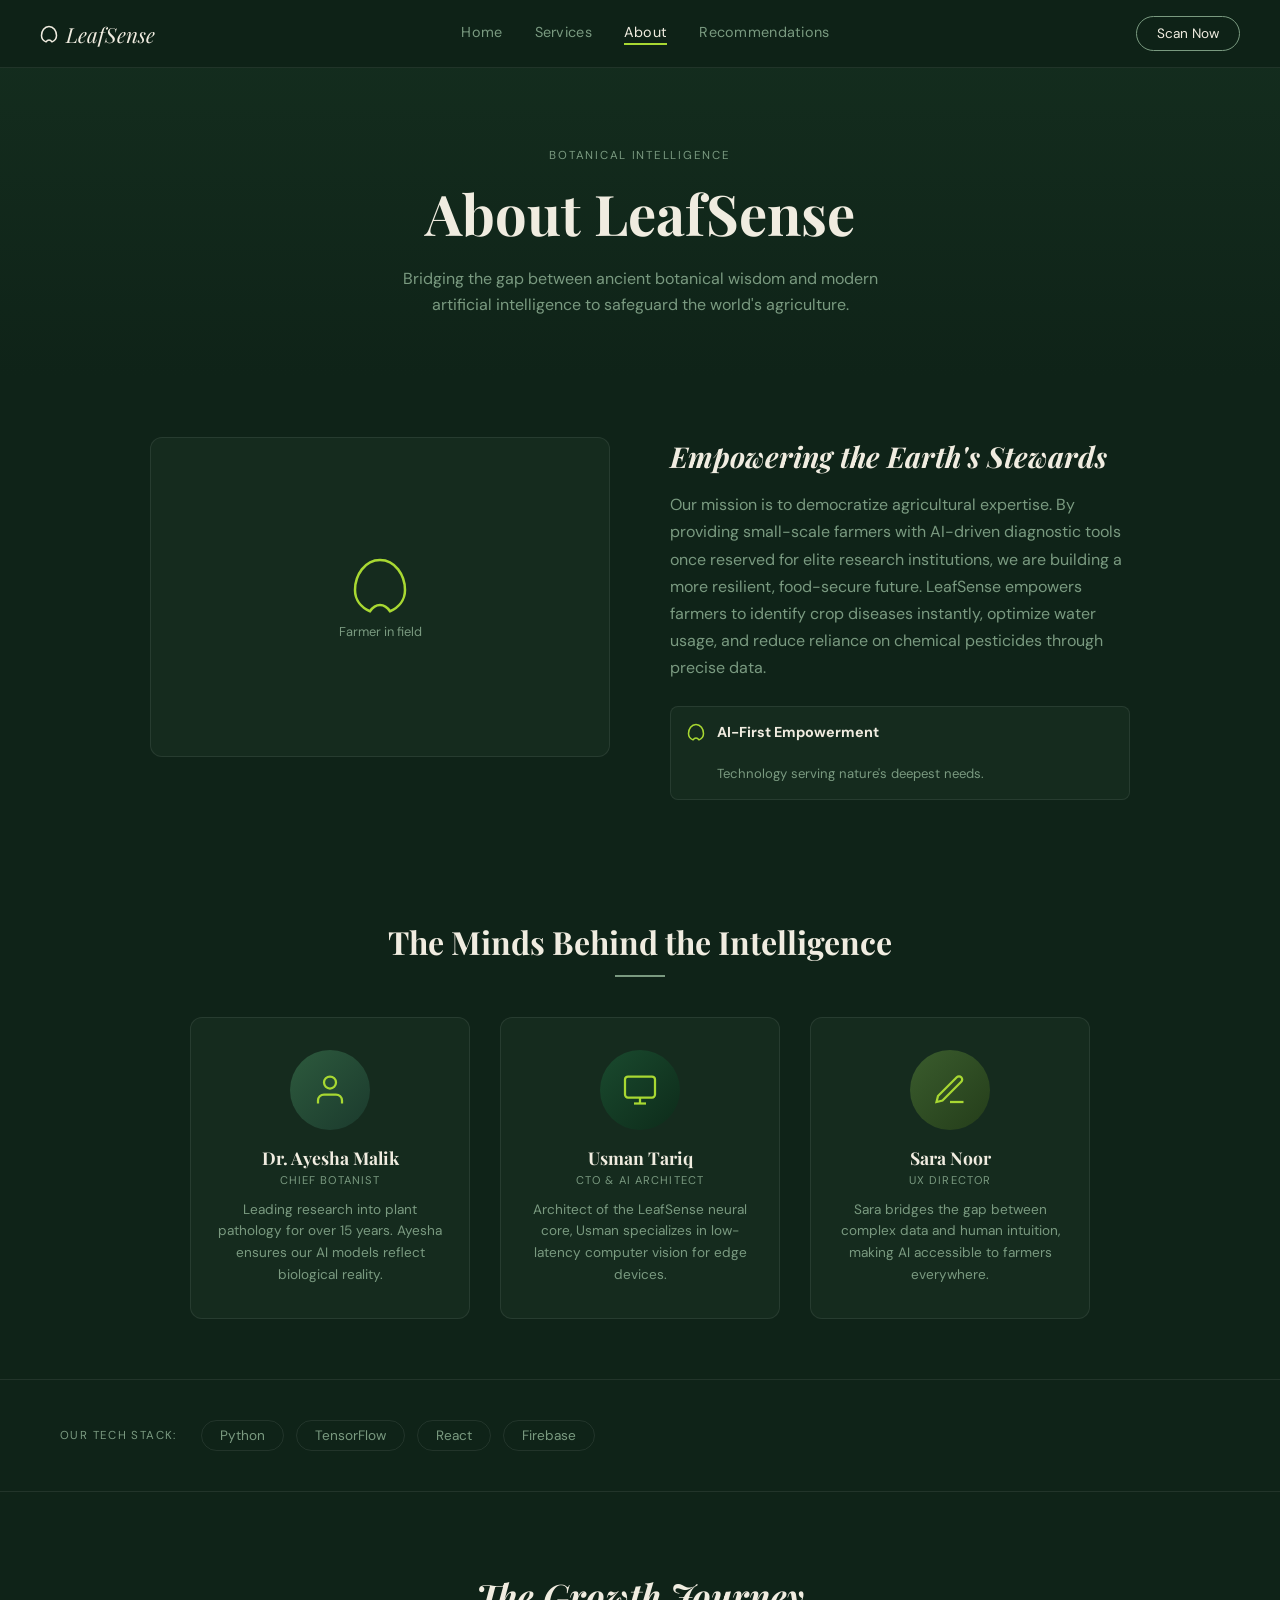
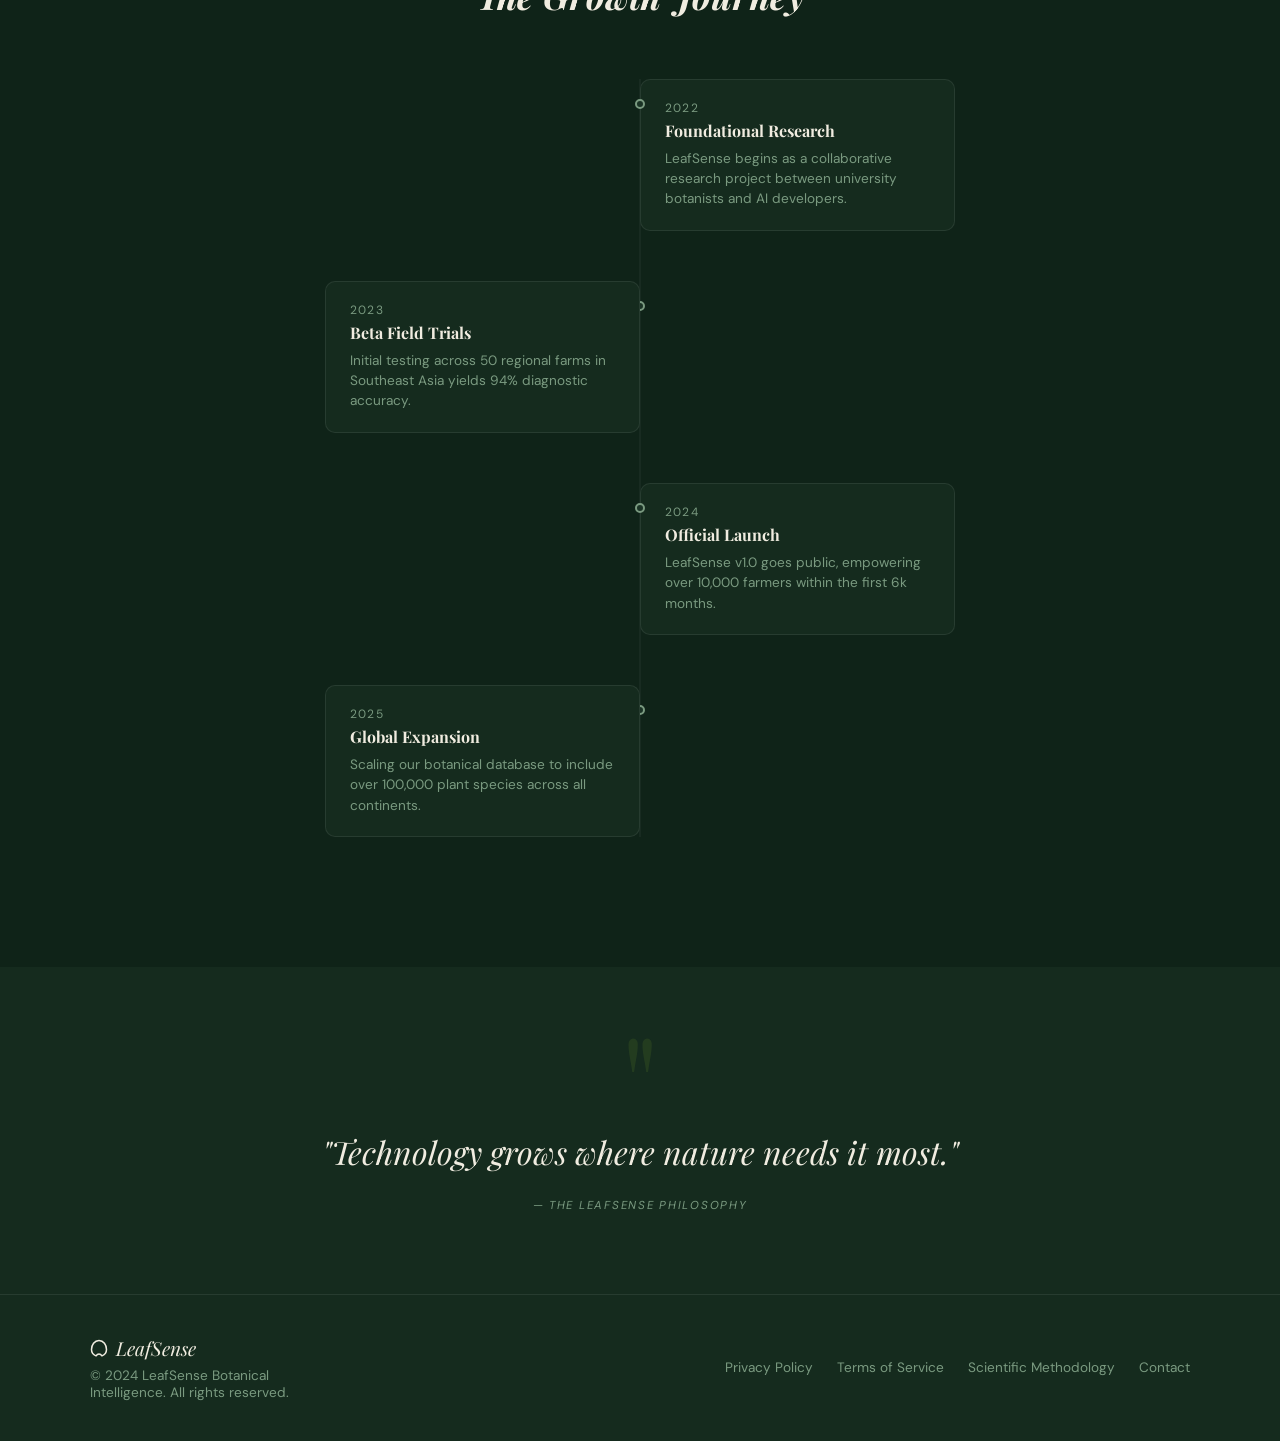
<file: about.html>
<!DOCTYPE html>
<html lang="en">
<head>
  <meta charset="UTF-8"/>
  <meta name="viewport" content="width=device-width, initial-scale=1.0"/>
  <title>LeafSense — About</title>
  <link rel="stylesheet" href="style.css"/>
  <link href="https://fonts.googleapis.com/css2?family=Playfair+Display:ital,wght@0,400;0,700;1,400&family=DM+Sans:wght@300;400;500;600&display=swap" rel="stylesheet"/>
</head>
<body>

  <nav class="navbar">
    <a href="home.html" class="nav-logo">
      <svg width="18" height="18" viewBox="0 0 24 24" fill="none" stroke="currentColor" stroke-width="2"><path d="M12 2C6 2 2 8 2 14c0 4 2.5 7 6 8.5C9 21 10.5 20 12 20s3 1 4 2.5C19.5 21 22 18 22 14c0-6-4-12-10-12z"/></svg>
      LeafSense
    </a>
    <div class="nav-links">
      <a href="home.html">Home</a>
      <a href="services.html">Services</a>
      <a href="about.html" class="active">About</a>
      <a href="recommendations.html">Recommendations</a>
    </div>
    <a href="home.html#upload" class="btn-scan">Scan Now</a>
  </nav>

  <!-- About Header -->
  <section class="page-header">
    <small class="eyebrow">BOTANICAL INTELLIGENCE</small>
    <h1>About LeafSense</h1>
    <p>Bridging the gap between ancient botanical wisdom and modern artificial intelligence to safeguard the world's agriculture.</p>
  </section>

  <!-- Mission -->
  <section class="mission-section">
    <div class="mission-image">
      <div class="mission-img-placeholder">
        <svg width="60" height="60" viewBox="0 0 24 24" fill="none" stroke="var(--accent)" stroke-width="1"><path d="M12 2C6 2 2 8 2 14c0 4 2.5 7 6 8.5C9 21 10.5 20 12 20s3 1 4 2.5C19.5 21 22 18 22 14c0-6-4-12-10-12z"/></svg>
        <p style="color:var(--text-muted); font-size:0.8rem; margin-top:8px;">Farmer in field</p>
      </div>
    </div>
    <div class="mission-text">
      <h2 class="italic-heading">Empowering the Earth's Stewards</h2>
      <p>Our mission is to democratize agricultural expertise. By providing small-scale farmers with AI-driven diagnostic tools once reserved for elite research institutions, we are building a more resilient, food-secure future. LeafSense empowers farmers to identify crop diseases instantly, optimize water usage, and reduce reliance on chemical pesticides through precise data.</p>
      <div class="mission-badge">
        <svg width="18" height="18" viewBox="0 0 24 24" fill="none" stroke="var(--accent)" stroke-width="2"><path d="M12 2C6 2 2 8 2 14c0 4 2.5 7 6 8.5C9 21 10.5 20 12 20s3 1 4 2.5C19.5 21 22 18 22 14c0-6-4-12-10-12z"/></svg>
        <div>
          <strong>AI-First Empowerment</strong><br>
          <small>Technology serving nature's deepest needs.</small>
        </div>
      </div>
    </div>
  </section>

  <!-- Team -->
  <section class="team-section">
    <h2>The Minds Behind the Intelligence</h2>
    <div class="team-divider"></div>
    <div class="team-grid">
      <div class="team-card">
        <div class="team-avatar" style="background: linear-gradient(135deg, #2d5a3d, #1b3a2d)">
          <svg width="36" height="36" viewBox="0 0 24 24" fill="none" stroke="var(--accent)" stroke-width="1.5"><path d="M20 21v-2a4 4 0 0 0-4-4H8a4 4 0 0 0-4 4v2"/><circle cx="12" cy="7" r="4"/></svg>
        </div>
        <h4>Dr. Ayesha Malik</h4>
        <span class="team-role">CHIEF BOTANIST</span>
        <p>Leading research into plant pathology for over 15 years. Ayesha ensures our AI models reflect biological reality.</p>
      </div>
      <div class="team-card">
        <div class="team-avatar" style="background: linear-gradient(135deg, #1a4a2e, #0d2b1a)">
          <svg width="36" height="36" viewBox="0 0 24 24" fill="none" stroke="var(--accent)" stroke-width="1.5"><rect x="2" y="3" width="20" height="14" rx="2"/><line x1="8" y1="21" x2="16" y2="21"/><line x1="12" y1="17" x2="12" y2="21"/></svg>
        </div>
        <h4>Usman Tariq</h4>
        <span class="team-role">CTO & AI ARCHITECT</span>
        <p>Architect of the LeafSense neural core, Usman specializes in low-latency computer vision for edge devices.</p>
      </div>
      <div class="team-card">
        <div class="team-avatar" style="background: linear-gradient(135deg, #3a5c2d, #243d1a)">
          <svg width="36" height="36" viewBox="0 0 24 24" fill="none" stroke="var(--accent)" stroke-width="1.5"><path d="M12 20h9"/><path d="M16.5 3.5a2.121 2.121 0 0 1 3 3L7 19l-4 1 1-4L16.5 3.5z"/></svg>
        </div>
        <h4>Sara Noor</h4>
        <span class="team-role">UX DIRECTOR</span>
        <p>Sara bridges the gap between complex data and human intuition, making AI accessible to farmers everywhere.</p>
      </div>
    </div>
  </section>

  <!-- Tech Stack -->
  <section class="tech-section">
    <span class="eyebrow">OUR TECH STACK:</span>
    <div class="tech-badges">
      <span class="tech-badge">Python</span>
      <span class="tech-badge">TensorFlow</span>
      <span class="tech-badge">React</span>
      <span class="tech-badge">Firebase</span>
    </div>
  </section>

  <!-- Timeline -->
  <section class="timeline-section">
    <h2 class="italic-heading">The Growth Journey</h2>
    <div class="timeline">
      <div class="timeline-item left">
        <div class="timeline-content">
          <div class="tl-year">2022</div>
          <h4>Foundational Research</h4>
          <p>LeafSense begins as a collaborative research project between university botanists and AI developers.</p>
        </div>
        <div class="tl-dot"></div>
      </div>
      <div class="timeline-item right">
        <div class="tl-dot"></div>
        <div class="timeline-content">
          <div class="tl-year">2023</div>
          <h4>Beta Field Trials</h4>
          <p>Initial testing across 50 regional farms in Southeast Asia yields 94% diagnostic accuracy.</p>
        </div>
      </div>
      <div class="timeline-item left">
        <div class="timeline-content">
          <div class="tl-year">2024</div>
          <h4>Official Launch</h4>
          <p>LeafSense v1.0 goes public, empowering over 10,000 farmers within the first 6k months.</p>
        </div>
        <div class="tl-dot"></div>
      </div>
      <div class="timeline-item right">
        <div class="tl-dot"></div>
        <div class="timeline-content">
          <div class="tl-year">2025</div>
          <h4>Global Expansion</h4>
          <p>Scaling our botanical database to include over 100,000 plant species across all continents.</p>
        </div>
      </div>
    </div>
  </section>

  <!-- Quote -->
  <section class="quote-section">
    <div class="big-quote">"</div>
    <blockquote>"Technology grows where nature needs it most."</blockquote>
    <cite>— THE LEAFSENSE PHILOSOPHY</cite>
  </section>

  <footer class="footer">
    <div class="footer-inner">
      <div class="footer-brand">
        <div class="nav-logo" style="font-size:1.2rem">
          <svg width="18" height="18" viewBox="0 0 24 24" fill="none" stroke="currentColor" stroke-width="2"><path d="M12 2C6 2 2 8 2 14c0 4 2.5 7 6 8.5C9 21 10.5 20 12 20s3 1 4 2.5C19.5 21 22 18 22 14c0-6-4-12-10-12z"/></svg>
          LeafSense
        </div>
        <p>© 2024 LeafSense Botanical Intelligence. All rights reserved.</p>
      </div>
      <div class="footer-links">
        <a href="#">Privacy Policy</a>
        <a href="#">Terms of Service</a>
        <a href="#">Scientific Methodology</a>
        <a href="#">Contact</a>
      </div>
    </div>
  </footer>

  <script src="main.js"></script>
</body>
</html>
</file>
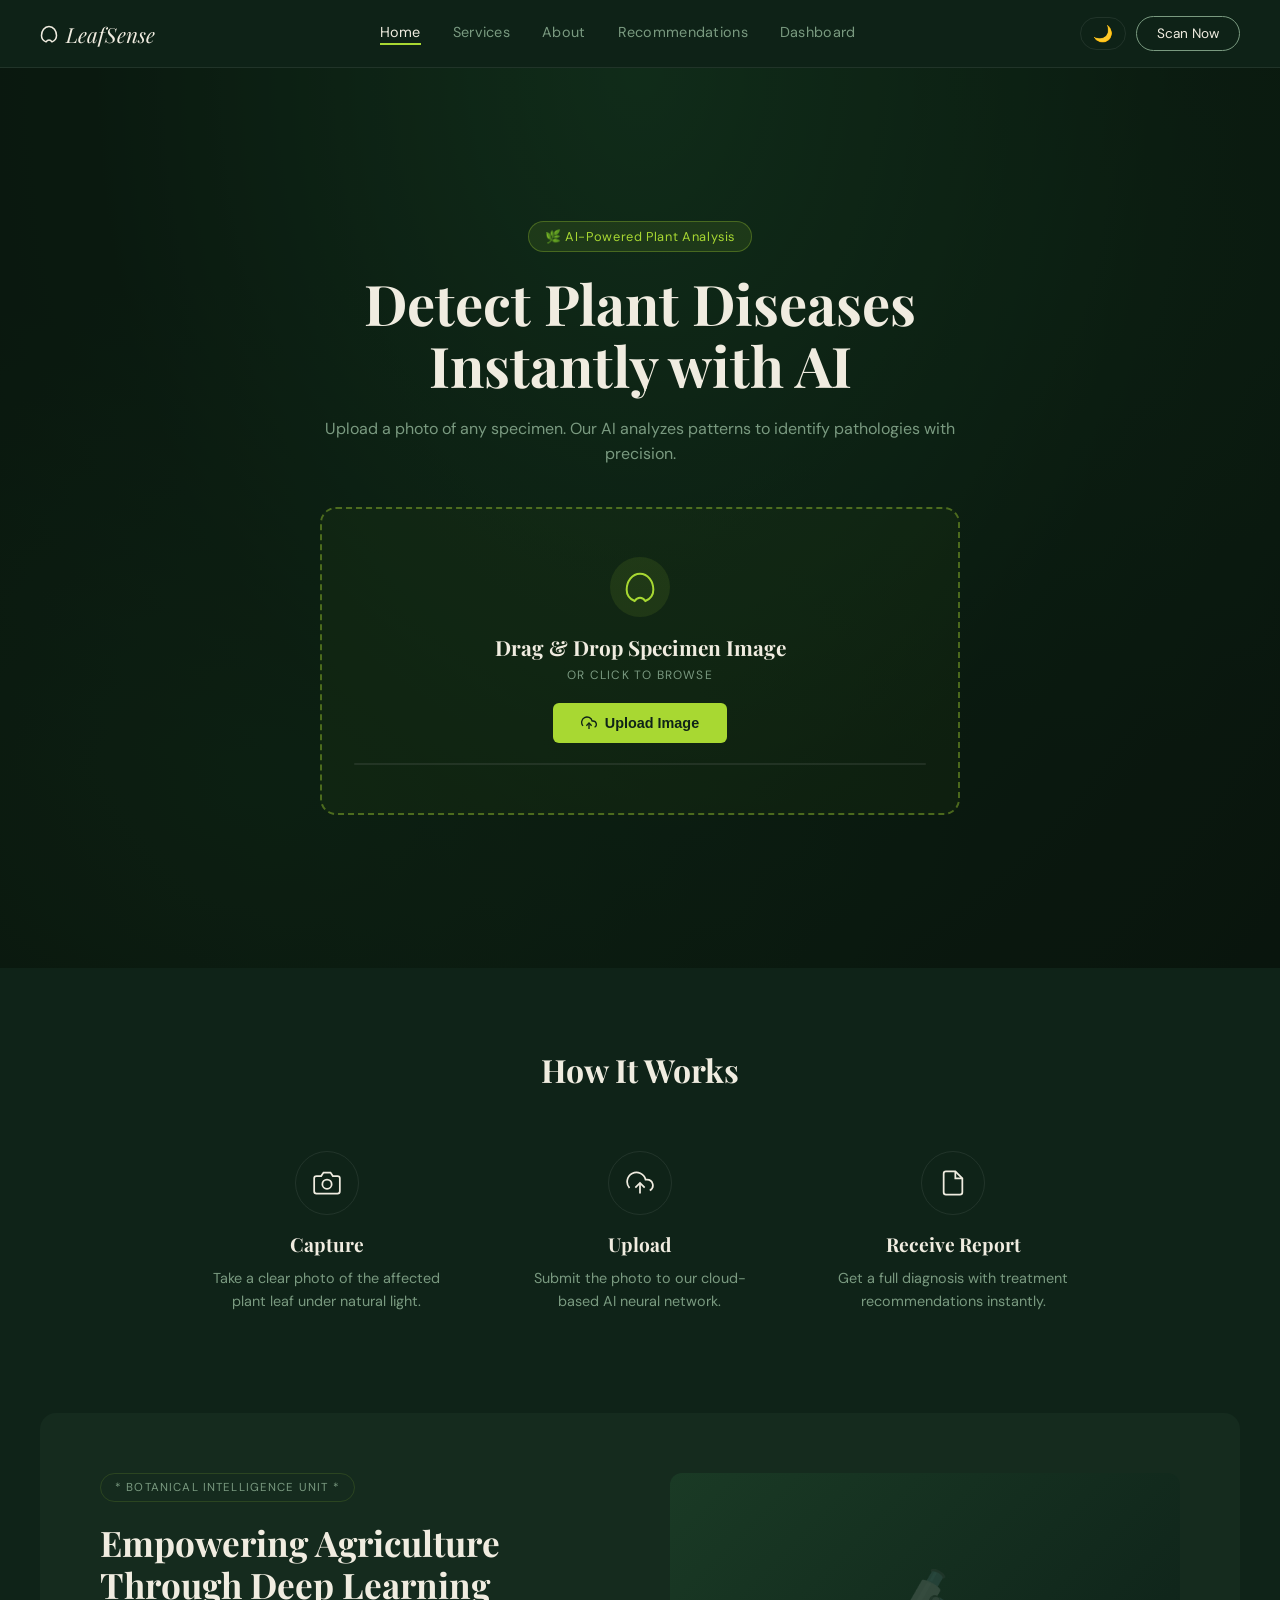
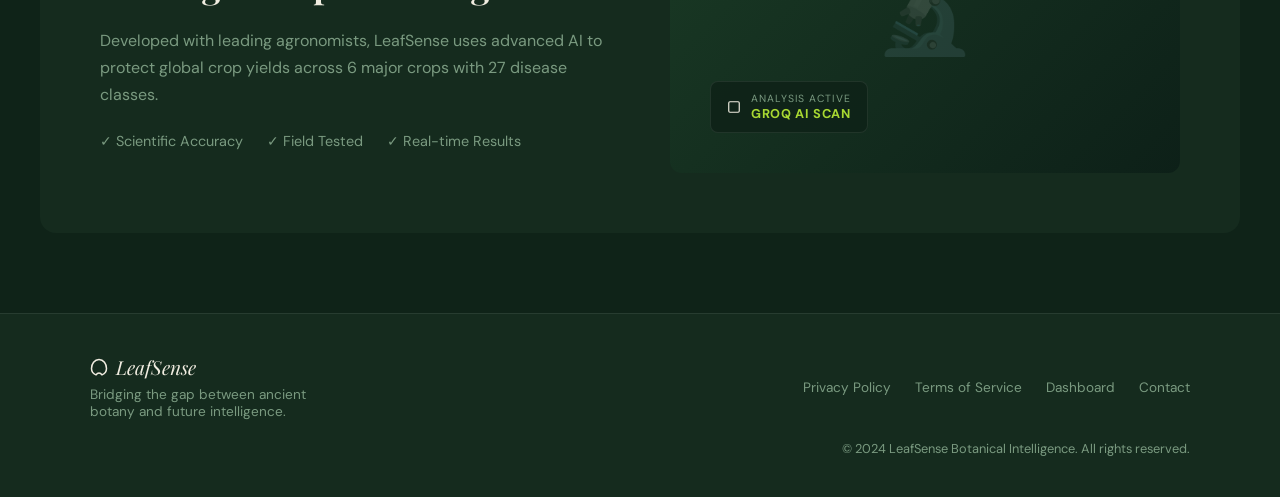
<file: home.html>
<!DOCTYPE html>
<html lang="en">
<head>
  <meta charset="UTF-8"/>
  <meta name="viewport" content="width=device-width, initial-scale=1.0"/>
  <title>LeafSense — Home</title>
  <link rel="stylesheet" href="style.css"/>
  <link href="https://fonts.googleapis.com/css2?family=Playfair+Display:ital,wght@0,400;0,700;1,400&family=DM+Sans:wght@300;400;500;600&display=swap" rel="stylesheet"/>
</head>
<body>

  <!-- NAV -->
  <nav class="navbar">
    <a href="home.html" class="nav-logo">
      <svg width="18" height="18" viewBox="0 0 24 24" fill="none" stroke="currentColor" stroke-width="2"><path d="M12 2C6 2 2 8 2 14c0 4 2.5 7 6 8.5C9 21 10.5 20 12 20s3 1 4 2.5C19.5 21 22 18 22 14c0-6-4-12-10-12z"/></svg>
      LeafSense
    </a>
    <!-- Mobile menu button -->
    <button class="mobile-menu-btn" onclick="toggleMobileMenu()" id="menuBtn">☰</button>
    <div class="nav-links" id="navLinks">
      <a href="home.html" class="active">Home</a>
      <a href="services.html">Services</a>
      <a href="about.html">About</a>
      <a href="recommendations.html">Recommendations</a>
      <a href="dashboard.html">Dashboard</a>
    </div>
    <div class="nav-right">
      <button id="themeBtn" onclick="toggleTheme()" class="theme-toggle">🌙</button>
      <a href="home.html#upload" class="btn-scan">Scan Now</a>
    </div>
  </nav>

  <!-- HERO -->
  <section class="hero">
    <div class="hero-overlay"></div>
    <div class="hero-content">
      <div class="hero-badge">🌿 AI-Powered Plant Analysis</div>
      <h1 class="hero-title">Detect Plant Diseases<br>Instantly with AI</h1>
      <p class="hero-sub">Upload a photo of any specimen. Our AI analyzes patterns to identify pathologies with precision.</p>

      <!-- Upload Zone -->
      <div class="upload-zone" id="upload"
           ondrop="handleDrop(event)"
           ondragover="event.preventDefault()"
           onclick="document.getElementById('fileInput').click()">
        <div class="upload-icon">
          <svg width="32" height="32" viewBox="0 0 24 24" fill="none" stroke="currentColor" stroke-width="1.5"><path d="M12 2C6 2 2 8 2 14c0 4 2.5 7 6 8.5C9 21 10.5 20 12 20s3 1 4 2.5C19.5 21 22 18 22 14c0-6-4-12-10-12z"/></svg>
        </div>
        <h3>Drag & Drop Specimen Image</h3>
        <p>OR CLICK TO BROWSE</p>
        <button class="btn-upload" onclick="event.stopPropagation(); document.getElementById('fileInput').click()">
          <svg width="16" height="16" viewBox="0 0 24 24" fill="none" stroke="currentColor" stroke-width="2"><polyline points="16 16 12 12 8 16"/><line x1="12" y1="12" x2="12" y2="21"/><path d="M20.39 18.39A5 5 0 0 0 18 9h-1.26A8 8 0 1 0 3 16.3"/></svg>
          Upload Image
        </button>
        <input type="file" id="fileInput" accept="image/*" style="display:none" onchange="handleFileSelect(event)"/>
        <div class="upload-bar"><div class="upload-bar-fill" id="uploadBarFill"></div></div>
        <p id="uploadFileName" style="font-size:0.75rem;color:var(--accent);margin-top:8px;display:none"></p>
      </div>

      <!-- Preview & Analyze -->
      <div id="previewSection" style="display:none; margin-top:20px; text-align:center;">
        <img id="previewImg" style="max-width:280px;width:100%;border-radius:12px;border:2px solid var(--accent);"/>
        <br>
        <button id="analyzeBtn" class="btn-primary" style="margin-top:16px;padding:14px 36px;" onclick="simulateScan()">
          🔬 ANALYZE SPECIMEN
        </button>
      </div>

      <!-- Loading Animation -->
      <div id="loadingSection" style="display:none;margin-top:24px;text-align:center">
        <div class="scan-loader">
          <div class="scan-ring"></div>
          <div class="scan-ring scan-ring-2"></div>
          <div class="scan-leaf">🌿</div>
        </div>
        <div class="scan-steps">
          <div class="scan-step active" id="step1">🔍 Reading image pixels...</div>
          <div class="scan-step" id="step2">🧬 Analyzing leaf patterns...</div>
          <div class="scan-step" id="step3">🤖 Running AI diagnosis...</div>
          <div class="scan-step" id="step4">📋 Preparing your report...</div>
        </div>
      </div>

      <!-- Result Card -->
      <div id="scanResult" style="display:none;margin-top:20px;" class="scan-result-card"></div>
    </div>
  </section>

  <!-- HOW IT WORKS -->
  <section class="how-it-works">
    <h2 style="text-align:center;font-family:'Playfair Display',serif;font-size:2rem;margin-bottom:40px">How It Works</h2>
    <div class="steps-grid">
      <div class="step-card">
        <div class="step-icon">
          <svg width="28" height="28" viewBox="0 0 24 24" fill="none" stroke="currentColor" stroke-width="1.5"><path d="M23 19a2 2 0 0 1-2 2H3a2 2 0 0 1-2-2V8a2 2 0 0 1 2-2h4l2-3h6l2 3h4a2 2 0 0 1 2 2z"/><circle cx="12" cy="13" r="4"/></svg>
        </div>
        <h4>Capture</h4>
        <p>Take a clear photo of the affected plant leaf under natural light.</p>
      </div>
      <div class="step-card">
        <div class="step-icon">
          <svg width="28" height="28" viewBox="0 0 24 24" fill="none" stroke="currentColor" stroke-width="1.5"><polyline points="16 16 12 12 8 16"/><line x1="12" y1="12" x2="12" y2="21"/><path d="M20.39 18.39A5 5 0 0 0 18 9h-1.26A8 8 0 1 0 3 16.3"/></svg>
        </div>
        <h4>Upload</h4>
        <p>Submit the photo to our cloud-based AI neural network.</p>
      </div>
      <div class="step-card">
        <div class="step-icon">
          <svg width="28" height="28" viewBox="0 0 24 24" fill="none" stroke="currentColor" stroke-width="1.5"><path d="M14 2H6a2 2 0 0 0-2 2v16a2 2 0 0 0 2 2h12a2 2 0 0 0 2-2V8z"/><polyline points="14 2 14 8 20 8"/></svg>
        </div>
        <h4>Receive Report</h4>
        <p>Get a full diagnosis with treatment recommendations instantly.</p>
      </div>
    </div>
  </section>

  <!-- ABOUT BANNER -->
  <section class="about-banner">
    <div class="about-text">
      <span class="badge">* BOTANICAL INTELLIGENCE UNIT *</span>
      <h2>Empowering Agriculture<br>Through Deep Learning</h2>
      <p>Developed with leading agronomists, LeafSense uses advanced AI to protect global crop yields across 6 major crops with 27 disease classes.</p>
      <div class="check-list">
        <span>✓ Scientific Accuracy</span>
        <span>✓ Field Tested</span>
        <span>✓ Real-time Results</span>
      </div>
    </div>
    <div class="about-image">
      <div class="scientist-card">
        <div class="scan-badge">
          <svg width="14" height="14" viewBox="0 0 24 24" fill="none" stroke="currentColor" stroke-width="2"><rect x="3" y="3" width="18" height="18" rx="2"/></svg>
          <div><small>ANALYSIS ACTIVE</small><strong>GROQ AI SCAN</strong></div>
        </div>
      </div>
    </div>
  </section>

  <!-- FOOTER -->
  <footer class="footer">
    <div class="footer-inner">
      <div class="footer-brand">
        <div class="nav-logo" style="font-size:1.2rem">
          <svg width="18" height="18" viewBox="0 0 24 24" fill="none" stroke="currentColor" stroke-width="2"><path d="M12 2C6 2 2 8 2 14c0 4 2.5 7 6 8.5C9 21 10.5 20 12 20s3 1 4 2.5C19.5 21 22 18 22 14c0-6-4-12-10-12z"/></svg>
          LeafSense
        </div>
        <p>Bridging the gap between ancient botany and future intelligence.</p>
      </div>
      <div class="footer-links">
        <a href="#">Privacy Policy</a>
        <a href="#">Terms of Service</a>
        <a href="dashboard.html">Dashboard</a>
        <a href="#">Contact</a>
      </div>
      <div class="footer-copy">© 2024 LeafSense Botanical Intelligence. All rights reserved.</div>
    </div>
  </footer>

  <script src="main.js"></script>

  <style>
    /* ── Mobile Nav ── */
    .mobile-menu-btn {
      display: none;
      background: none; border: 1px solid var(--border-soft);
      border-radius: 6px; padding: 6px 12px;
      color: var(--text); cursor: pointer; font-size: 1.1rem;
    }
    .nav-right { display:flex; align-items:center; gap:10px; }
    .theme-toggle {
      background: none; border: 1px solid var(--border-soft);
      border-radius: 20px; padding: 6px 12px; cursor: pointer;
      font-size: 1rem; transition: all 0.2s;
    }
    .theme-toggle:hover { border-color: var(--accent); }

    /* Hero badge */
    .hero-badge {
      display: inline-block;
      background: rgba(168,216,50,0.1);
      border: 1px solid rgba(168,216,50,0.3);
      border-radius: 20px; padding: 6px 16px;
      font-size: 0.8rem; color: var(--accent);
      margin-bottom: 20px; letter-spacing: 0.05em;
    }

    /* ── Loading Animation ── */
    .scan-loader {
      position: relative; width: 80px; height: 80px;
      margin: 0 auto 20px;
    }
    .scan-ring {
      position: absolute; inset: 0; border-radius: 50%;
      border: 2px solid transparent;
      border-top-color: var(--accent);
      animation: spin 1s linear infinite;
    }
    .scan-ring-2 {
      inset: 10px;
      border-top-color: rgba(168,216,50,0.4);
      animation-duration: 1.5s;
      animation-direction: reverse;
    }
    .scan-leaf {
      position: absolute; inset: 0;
      display: flex; align-items: center; justify-content: center;
      font-size: 1.5rem;
      animation: pulse 1s ease infinite;
    }
    @keyframes spin    { to { transform: rotate(360deg); } }
    @keyframes pulse   { 0%,100%{transform:scale(1)} 50%{transform:scale(1.1)} }

    .scan-steps { display:flex; flex-direction:column; gap:6px; max-width:280px; margin:0 auto; }
    .scan-step  { font-size:0.82rem; color:var(--text-muted); padding:6px 12px; border-radius:6px; transition:all 0.3s; }
    .scan-step.active  { color:var(--accent); background:rgba(168,216,50,0.08); }
    .scan-step.done    { color:var(--text-muted); }
    .scan-step.done::before { content:"✅ "; }

    /* Light mode */
    body.light-mode {
      --bg:#f0ece0; --bg-card:#ffffff; --bg-card2:#f5f0e8;
      --text:#1b3a2d; --text-muted:#4a7a5a;
      --border-soft:rgba(27,58,45,0.15); --border:rgba(168,216,50,0.4);
    }
    body.light-mode .navbar  { background:rgba(240,236,224,0.95); }
    body.light-mode .hero    { background:radial-gradient(ellipse at 50% 0%,#c8e6c9 0%,#f0ece0 100%); }
    body.light-mode .hero-overlay { background:rgba(240,236,224,0.3); }

    /* ── MOBILE RESPONSIVE ── */
    @media (max-width: 768px) {
      /* Navbar */
      .navbar { padding:12px 16px; flex-wrap:wrap; gap:10px; }
      .mobile-menu-btn { display:block; }
      .nav-links {
        display: none; width:100%; flex-direction:column;
        background:var(--bg-card); border-radius:8px;
        padding:10px; gap:4px; border:1px solid var(--border-soft);
      }
      .nav-links.open { display:flex; }
      .nav-links a { padding:10px 14px; border-radius:6px; font-size:0.95rem; }
      .nav-links a:hover { background:rgba(168,216,50,0.08); }

      /* Hero */
      .hero { min-height:auto; padding:20px 0 40px; }
      .hero-content { padding:40px 16px; }
      .hero-title { font-size:2rem; }
      .hero-sub { font-size:0.9rem; }

      /* Upload zone */
      .upload-zone { padding:28px 16px; margin:0 4px; }
      .upload-zone h3 { font-size:1rem; }

      /* Preview image */
      #previewImg { max-width:100% !important; }

      /* Steps */
      .steps-grid { grid-template-columns:1fr; gap:20px; padding:0 16px; }
      .how-it-works { padding:40px 16px; }

      /* About banner */
      .about-banner {
        grid-template-columns:1fr; margin:0 16px 40px;
        padding:30px 20px; gap:30px;
      }
      .about-image { display:none; }

      /* Footer */
      .footer { padding:30px 16px; }
      .footer-inner { flex-direction:column; gap:24px; }
      .footer-links { flex-wrap:wrap; gap:16px; }
      .footer-copy { text-align:center; }

      /* Scan result */
      .scan-result-card { margin:0 4px; }

      /* Analyze button */
      #analyzeBtn { width:100%; }
    }

    @media (max-width: 480px) {
      .hero-title { font-size:1.6rem; }
      .hero-badge { font-size:0.72rem; }
      .btn-scan { padding:6px 14px; font-size:0.8rem; }
    }
  </style>

  <script>
    // Mobile menu toggle
    function toggleMobileMenu() {
      document.getElementById("navLinks").classList.toggle("open");
    }

    // Theme toggle
    function toggleTheme() {
      const body = document.body;
      const btn  = document.getElementById("themeBtn");
      if (body.classList.contains("light-mode")) {
        body.classList.remove("light-mode");
        btn.textContent = "🌙";
        localStorage.setItem("leafsense_theme","dark");
      } else {
        body.classList.add("light-mode");
        btn.textContent = "☀️";
        localStorage.setItem("leafsense_theme","light");
      }
    }

    // Apply saved theme on load
    if (localStorage.getItem("leafsense_theme") === "light") {
      document.body.classList.add("light-mode");
      document.getElementById("themeBtn").textContent = "☀️";
    }
  </script>

</body>
</html>
</file>
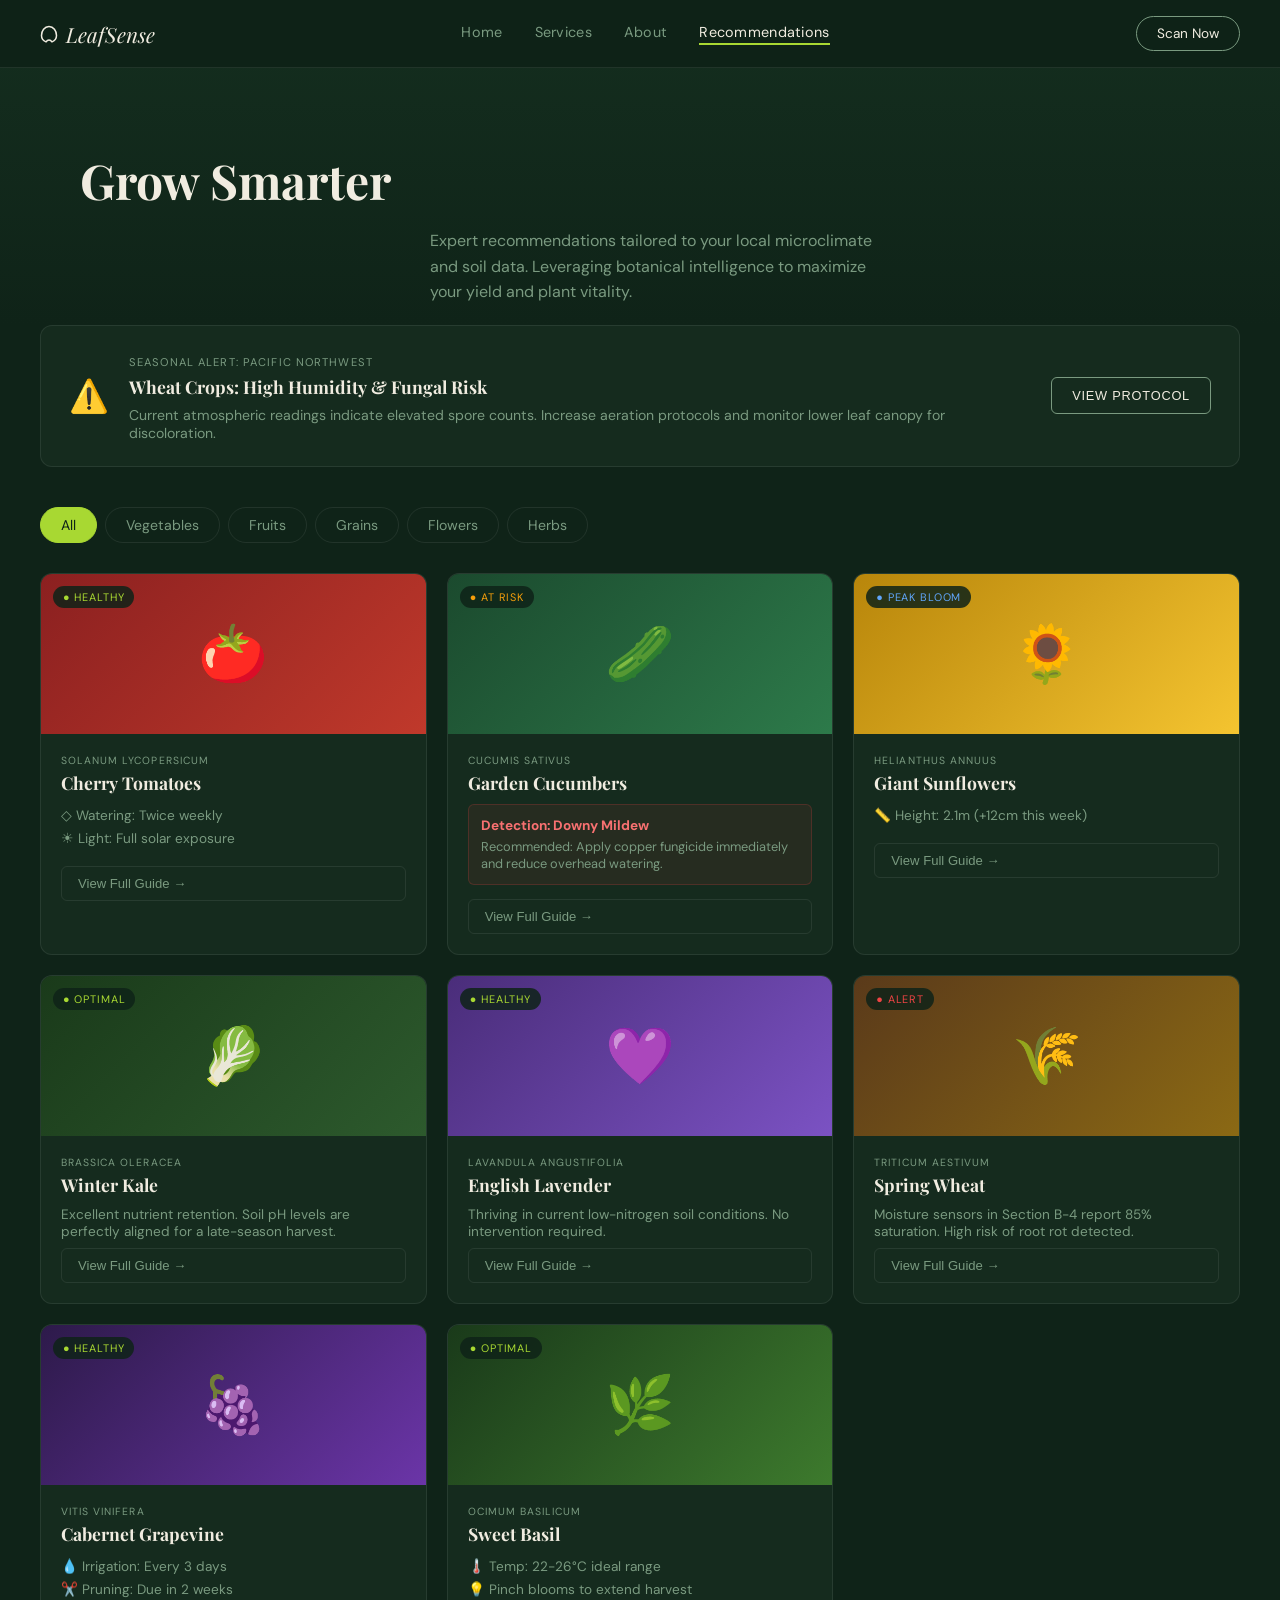
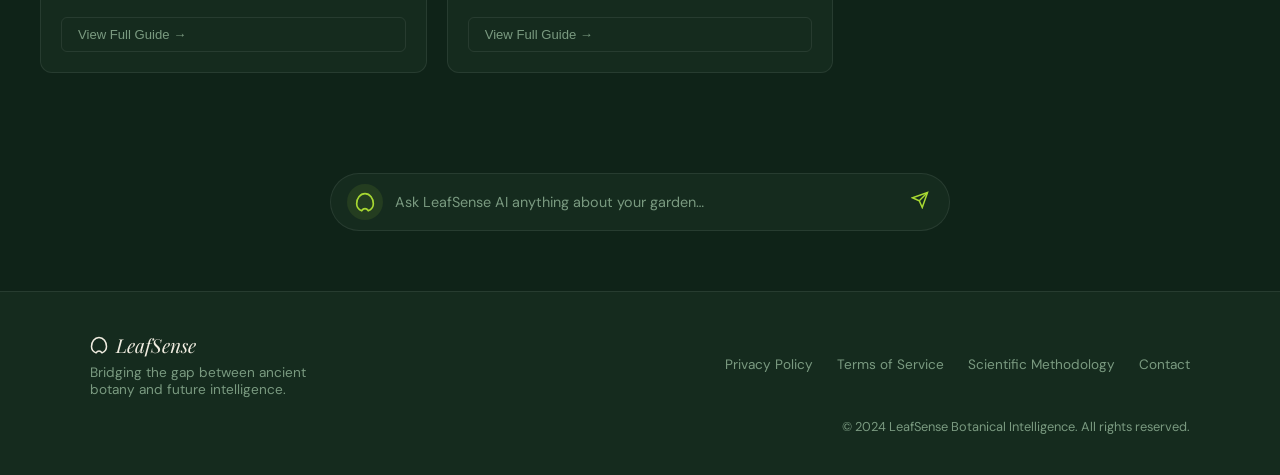
<file: recommendations.html>
<!DOCTYPE html>
<html lang="en">
<head>
  <meta charset="UTF-8"/>
  <meta name="viewport" content="width=device-width, initial-scale=1.0"/>
  <title>LeafSense — Recommendations</title>
  <link rel="stylesheet" href="style.css"/>
  <link href="https://fonts.googleapis.com/css2?family=Playfair+Display:ital,wght@0,400;0,700;1,400&family=DM+Sans:wght@300;400;500;600&display=swap" rel="stylesheet"/>
</head>
<body>

  <nav class="navbar">
    <a href="home.html" class="nav-logo">
      <svg width="18" height="18" viewBox="0 0 24 24" fill="none" stroke="currentColor" stroke-width="2"><path d="M12 2C6 2 2 8 2 14c0 4 2.5 7 6 8.5C9 21 10.5 20 12 20s3 1 4 2.5C19.5 21 22 18 22 14c0-6-4-12-10-12z"/></svg>
      LeafSense
    </a>
    <div class="nav-links">
      <a href="home.html">Home</a>
      <a href="services.html">Services</a>
      <a href="about.html">About</a>
      <a href="recommendations.html" class="active">Recommendations</a>
    </div>
    <a href="home.html#upload" class="btn-scan">Scan Now</a>
  </nav>

  <!-- Header -->
  <section class="page-header" style="padding-bottom:20px">
    <h1 style="font-size:3rem; text-align:left; padding-left:40px">Grow Smarter</h1>
    <p style="text-align:left; padding-left:40px; max-width:500px">Expert recommendations tailored to your local microclimate and soil data. Leveraging botanical intelligence to maximize your yield and plant vitality.</p>
  </section>

  <!-- Seasonal Alert -->
  <section style="padding:0 40px 40px">
    <div class="alert-banner">
      <div class="alert-icon">⚠️</div>
      <div class="alert-text">
        <small>SEASONAL ALERT: PACIFIC NORTHWEST</small>
        <h4>Wheat Crops: High Humidity & Fungal Risk</h4>
        <p>Current atmospheric readings indicate elevated spore counts. Increase aeration protocols and monitor lower leaf canopy for discoloration.</p>
      </div>
      <button class="btn-outline">VIEW PROTOCOL</button>
    </div>
  </section>

  <!-- Filter Tabs -->
  <section style="padding:0 40px 30px">
    <div class="filter-tabs">
      <button class="filter-btn active" onclick="filterPlants('all', this)">All</button>
      <button class="filter-btn" onclick="filterPlants('vegetable', this)">Vegetables</button>
      <button class="filter-btn" onclick="filterPlants('fruit', this)">Fruits</button>
      <button class="filter-btn" onclick="filterPlants('grain', this)">Grains</button>
      <button class="filter-btn" onclick="filterPlants('flower', this)">Flowers</button>
      <button class="filter-btn" onclick="filterPlants('herb', this)">Herbs</button>
    </div>
  </section>

  <!-- Plants Grid -->
  <section style="padding:0 40px 80px">
    <div class="plants-grid" id="plantsGrid">

      <div class="plant-card" data-cat="vegetable">
        <div class="plant-img" style="background: linear-gradient(135deg, #8b2020, #c0392b)">
          <span class="plant-emoji">🍅</span>
          <span class="health-badge healthy">● HEALTHY</span>
        </div>
        <div class="plant-body">
          <small class="latin-name">SOLANUM LYCOPERSICUM</small>
          <h4>Cherry Tomatoes</h4>
          <ul class="care-list">
            <li>◇ Watering: Twice weekly</li>
            <li>☀ Light: Full solar exposure</li>
          </ul>
          <button class="btn-guide">View Full Guide →</button>
        </div>
      </div>

      <div class="plant-card" data-cat="vegetable">
        <div class="plant-img" style="background: linear-gradient(135deg, #1b4a2e, #2d7a4a)">
          <span class="plant-emoji">🥒</span>
          <span class="health-badge at-risk">● AT RISK</span>
        </div>
        <div class="plant-body">
          <small class="latin-name">CUCUMIS SATIVUS</small>
          <h4>Garden Cucumbers</h4>
          <div class="disease-alert">
            <strong>Detection: Downy Mildew</strong>
            <p>Recommended: Apply copper fungicide immediately and reduce overhead watering.</p>
          </div>
          <button class="btn-guide">View Full Guide →</button>
        </div>
      </div>

      <div class="plant-card" data-cat="flower">
        <div class="plant-img" style="background: linear-gradient(135deg, #b8860b, #f4c430)">
          <span class="plant-emoji">🌻</span>
          <span class="health-badge peak">● PEAK BLOOM</span>
        </div>
        <div class="plant-body">
          <small class="latin-name">HELIANTHUS ANNUUS</small>
          <h4>Giant Sunflowers</h4>
          <ul class="care-list">
            <li>📏 Height: 2.1m (+12cm this week)</li>
          </ul>
          <button class="btn-guide">View Full Guide →</button>
        </div>
      </div>

      <div class="plant-card" data-cat="vegetable">
        <div class="plant-img" style="background: linear-gradient(135deg, #1a3a1a, #2d5a2d)">
          <span class="plant-emoji">🥬</span>
          <span class="health-badge optimal">● OPTIMAL</span>
        </div>
        <div class="plant-body">
          <small class="latin-name">BRASSICA OLERACEA</small>
          <h4>Winter Kale</h4>
          <p style="font-size:0.85rem; color:var(--text-muted); margin:8px 0">Excellent nutrient retention. Soil pH levels are perfectly aligned for a late-season harvest.</p>
          <button class="btn-guide">View Full Guide →</button>
        </div>
      </div>

      <div class="plant-card" data-cat="herb">
        <div class="plant-img" style="background: linear-gradient(135deg, #4a2d7a, #7b52c3)">
          <span class="plant-emoji">💜</span>
          <span class="health-badge healthy">● HEALTHY</span>
        </div>
        <div class="plant-body">
          <small class="latin-name">LAVANDULA ANGUSTIFOLIA</small>
          <h4>English Lavender</h4>
          <p style="font-size:0.85rem; color:var(--text-muted); margin:8px 0">Thriving in current low-nitrogen soil conditions. No intervention required.</p>
          <button class="btn-guide">View Full Guide →</button>
        </div>
      </div>

      <div class="plant-card" data-cat="grain">
        <div class="plant-img" style="background: linear-gradient(135deg, #5a3a1a, #8b6914)">
          <span class="plant-emoji">🌾</span>
          <span class="health-badge alert-red">● ALERT</span>
        </div>
        <div class="plant-body">
          <small class="latin-name">TRITICUM AESTIVUM</small>
          <h4>Spring Wheat</h4>
          <p style="font-size:0.85rem; color:var(--text-muted); margin:8px 0">Moisture sensors in Section B-4 report 85% saturation. High risk of root rot detected.</p>
          <button class="btn-guide">View Full Guide →</button>
        </div>
      </div>

      <div class="plant-card" data-cat="fruit">
        <div class="plant-img" style="background: linear-gradient(135deg, #2d1a4a, #6b35a8)">
          <span class="plant-emoji">🍇</span>
          <span class="health-badge healthy">● HEALTHY</span>
        </div>
        <div class="plant-body">
          <small class="latin-name">VITIS VINIFERA</small>
          <h4>Cabernet Grapevine</h4>
          <ul class="care-list">
            <li>💧 Irrigation: Every 3 days</li>
            <li>✂️ Pruning: Due in 2 weeks</li>
          </ul>
          <button class="btn-guide">View Full Guide →</button>
        </div>
      </div>

      <div class="plant-card" data-cat="herb">
        <div class="plant-img" style="background: linear-gradient(135deg, #1a3a1a, #3d7a2d)">
          <span class="plant-emoji">🌿</span>
          <span class="health-badge optimal">● OPTIMAL</span>
        </div>
        <div class="plant-body">
          <small class="latin-name">OCIMUM BASILICUM</small>
          <h4>Sweet Basil</h4>
          <ul class="care-list">
            <li>🌡️ Temp: 22-26°C ideal range</li>
            <li>💡 Pinch blooms to extend harvest</li>
          </ul>
          <button class="btn-guide">View Full Guide →</button>
        </div>
      </div>

    </div>
  </section>

  <!-- AI Chat Bar -->
  <section class="ai-chat-section">
    <div class="ai-chat-bar">
      <div class="ai-icon">
        <svg width="20" height="20" viewBox="0 0 24 24" fill="none" stroke="var(--accent)" stroke-width="2"><path d="M12 2C6 2 2 8 2 14c0 4 2.5 7 6 8.5C9 21 10.5 20 12 20s3 1 4 2.5C19.5 21 22 18 22 14c0-6-4-12-10-12z"/></svg>
      </div>
      <input type="text" id="aiInput" placeholder="Ask LeafSense AI anything about your garden…" />
      <button onclick="askAI()">
        <svg width="18" height="18" viewBox="0 0 24 24" fill="none" stroke="currentColor" stroke-width="2"><line x1="22" y1="2" x2="11" y2="13"/><polygon points="22 2 15 22 11 13 2 9 22 2"/></svg>
      </button>
    </div>
    <div id="aiResponse" class="ai-response" style="display:none"></div>
  </section>

  <footer class="footer">
    <div class="footer-inner">
      <div class="footer-brand">
        <div class="nav-logo" style="font-size:1.2rem">
          <svg width="18" height="18" viewBox="0 0 24 24" fill="none" stroke="currentColor" stroke-width="2"><path d="M12 2C6 2 2 8 2 14c0 4 2.5 7 6 8.5C9 21 10.5 20 12 20s3 1 4 2.5C19.5 21 22 18 22 14c0-6-4-12-10-12z"/></svg>
          LeafSense
        </div>
        <p>Bridging the gap between ancient botany and future intelligence.</p>
      </div>
      <div class="footer-links">
        <a href="#">Privacy Policy</a>
        <a href="#">Terms of Service</a>
        <a href="#">Scientific Methodology</a>
        <a href="#">Contact</a>
      </div>
      <div class="footer-copy">© 2024 LeafSense Botanical Intelligence. All rights reserved.</div>
    </div>
  </footer>

  <script src="main.js"></script>
</body>
</html>
</file>
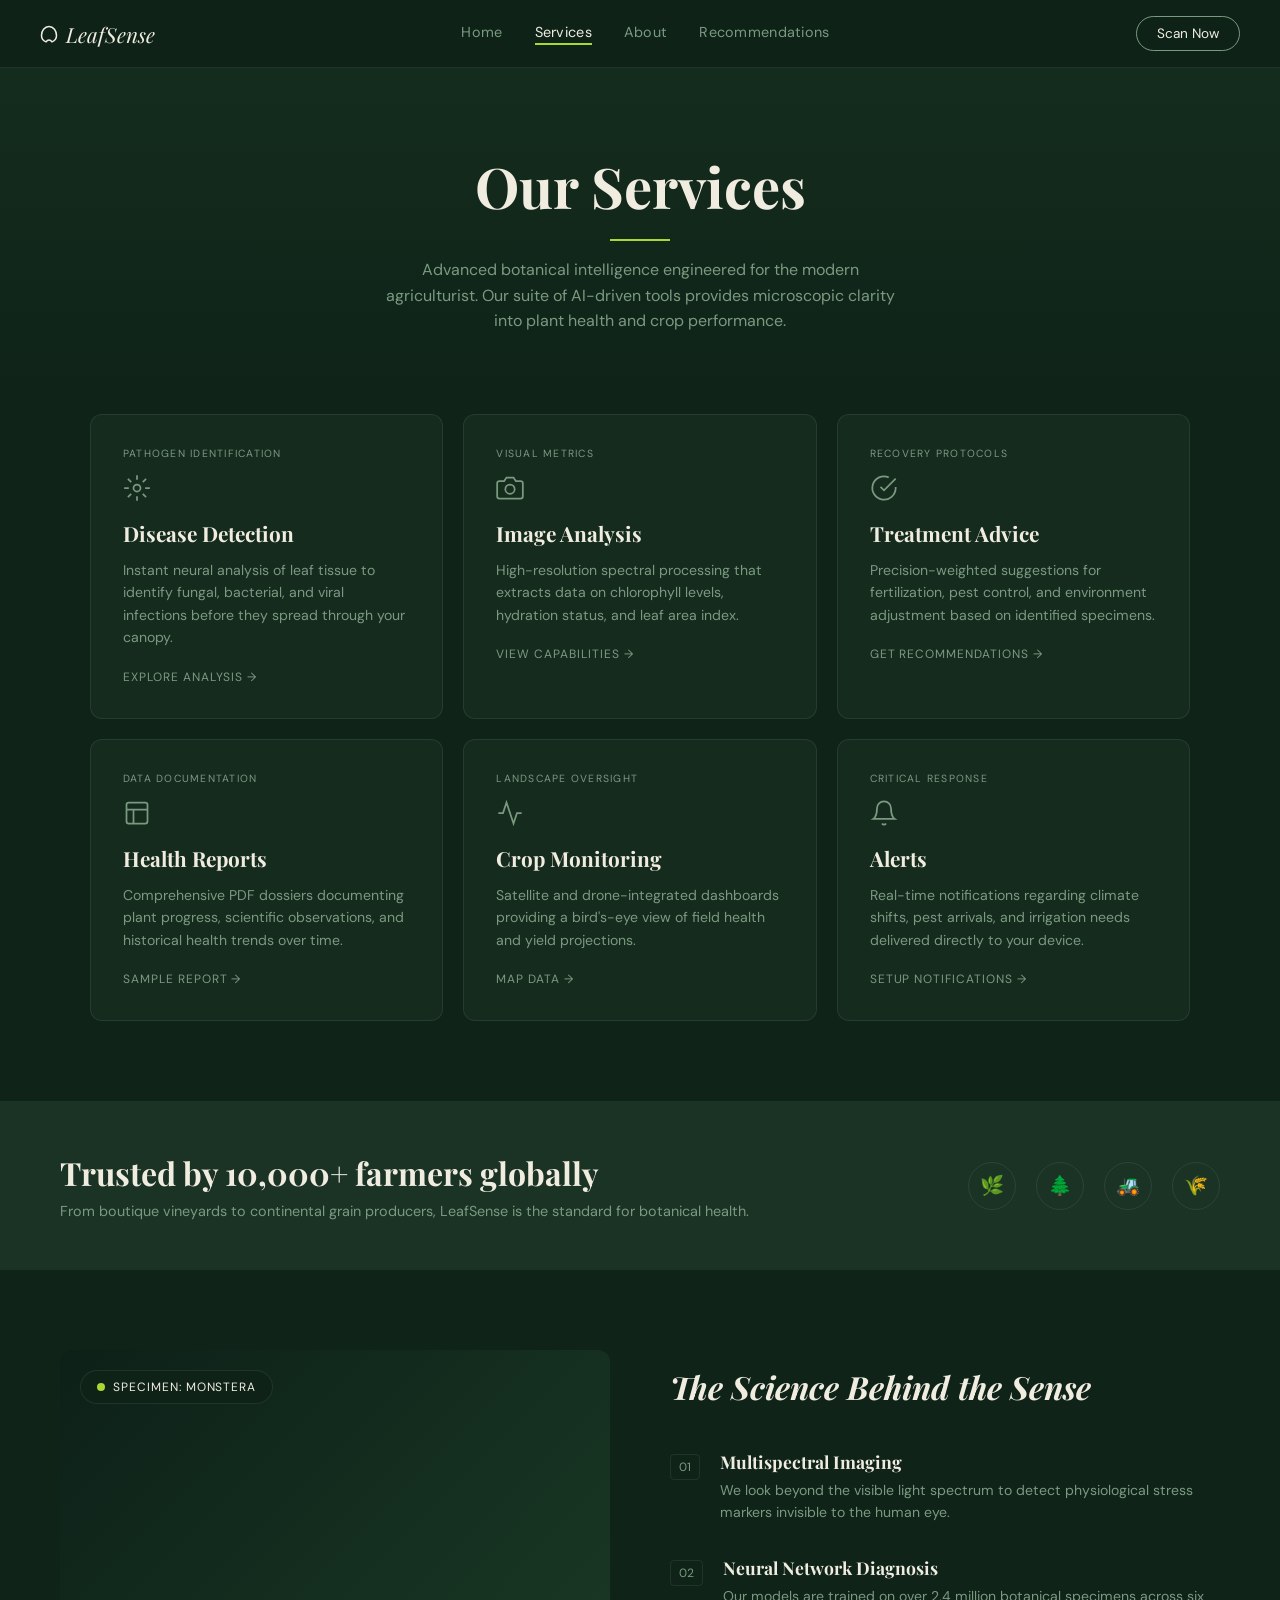
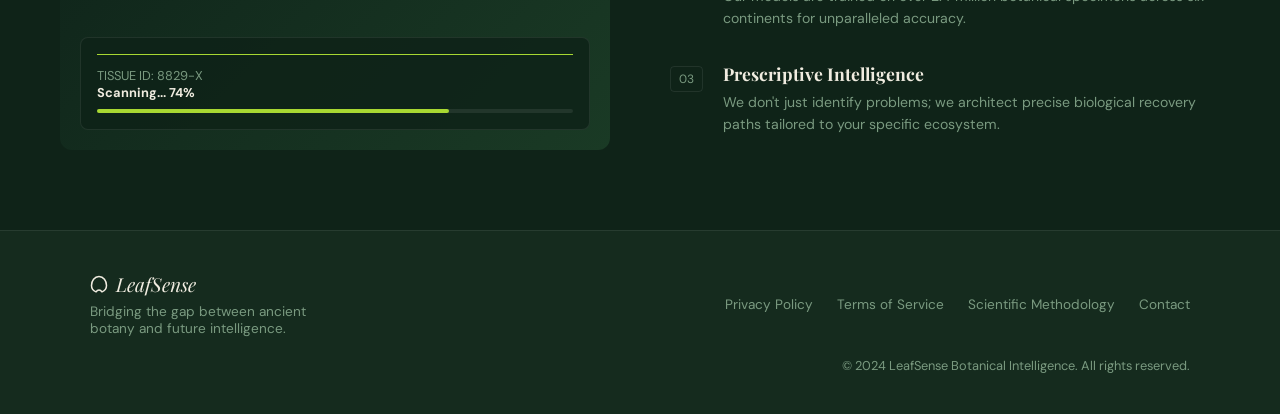
<file: services.html>
<!DOCTYPE html>
<html lang="en">
<head>
  <meta charset="UTF-8"/>
  <meta name="viewport" content="width=device-width, initial-scale=1.0"/>
  <title>LeafSense — Services</title>
  <link rel="stylesheet" href="style.css"/>
  <link href="https://fonts.googleapis.com/css2?family=Playfair+Display:ital,wght@0,400;0,700;1,400&family=DM+Sans:wght@300;400;500;600&display=swap" rel="stylesheet"/>
</head>
<body>

  <nav class="navbar">
    <a href="home.html" class="nav-logo">
      <svg width="18" height="18" viewBox="0 0 24 24" fill="none" stroke="currentColor" stroke-width="2"><path d="M12 2C6 2 2 8 2 14c0 4 2.5 7 6 8.5C9 21 10.5 20 12 20s3 1 4 2.5C19.5 21 22 18 22 14c0-6-4-12-10-12z"/></svg>
      LeafSense
    </a>
    <div class="nav-links">
      <a href="home.html">Home</a>
      <a href="services.html" class="active">Services</a>
      <a href="about.html">About</a>
      <a href="recommendations.html">Recommendations</a>
    </div>
    <a href="home.html#upload" class="btn-scan">Scan Now</a>
  </nav>

  <!-- Services Header -->
  <section class="page-header">
    <h1>Our Services</h1>
    <div class="header-line"></div>
    <p>Advanced botanical intelligence engineered for the modern agriculturist. Our suite of AI-driven tools provides microscopic clarity into plant health and crop performance.</p>
  </section>

  <!-- Services Grid -->
  <section class="services-section">
    <div class="services-grid">

      <div class="service-card">
        <div class="service-tag">PATHOGEN IDENTIFICATION</div>
        <div class="service-icon">
          <svg width="28" height="28" viewBox="0 0 24 24" fill="none" stroke="currentColor" stroke-width="1.5"><circle cx="12" cy="12" r="3"/><path d="M12 1v4M12 19v4M4.22 4.22l2.83 2.83M16.95 16.95l2.83 2.83M1 12h4M19 12h4M4.22 19.78l2.83-2.83M16.95 7.05l2.83-2.83"/></svg>
        </div>
        <h3>Disease Detection</h3>
        <p>Instant neural analysis of leaf tissue to identify fungal, bacterial, and viral infections before they spread through your canopy.</p>
        <a href="#" class="service-link">EXPLORE ANALYSIS →</a>
      </div>

      <div class="service-card">
        <div class="service-tag">VISUAL METRICS</div>
        <div class="service-icon">
          <svg width="28" height="28" viewBox="0 0 24 24" fill="none" stroke="currentColor" stroke-width="1.5"><path d="M23 19a2 2 0 0 1-2 2H3a2 2 0 0 1-2-2V8a2 2 0 0 1 2-2h4l2-3h6l2 3h4a2 2 0 0 1 2 2z"/><circle cx="12" cy="13" r="4"/></svg>
        </div>
        <h3>Image Analysis</h3>
        <p>High-resolution spectral processing that extracts data on chlorophyll levels, hydration status, and leaf area index.</p>
        <a href="#" class="service-link">VIEW CAPABILITIES →</a>
      </div>

      <div class="service-card">
        <div class="service-tag">RECOVERY PROTOCOLS</div>
        <div class="service-icon">
          <svg width="28" height="28" viewBox="0 0 24 24" fill="none" stroke="currentColor" stroke-width="1.5"><path d="M22 11.08V12a10 10 0 1 1-5.93-9.14"/><polyline points="22 4 12 14.01 9 11.01"/></svg>
        </div>
        <h3>Treatment Advice</h3>
        <p>Precision-weighted suggestions for fertilization, pest control, and environment adjustment based on identified specimens.</p>
        <a href="#" class="service-link">GET RECOMMENDATIONS →</a>
      </div>

      <div class="service-card">
        <div class="service-tag">DATA DOCUMENTATION</div>
        <div class="service-icon">
          <svg width="28" height="28" viewBox="0 0 24 24" fill="none" stroke="currentColor" stroke-width="1.5"><rect x="3" y="3" width="18" height="18" rx="2"/><path d="M3 9h18M9 21V9"/></svg>
        </div>
        <h3>Health Reports</h3>
        <p>Comprehensive PDF dossiers documenting plant progress, scientific observations, and historical health trends over time.</p>
        <a href="#" class="service-link">SAMPLE REPORT →</a>
      </div>

      <div class="service-card">
        <div class="service-tag">LANDSCAPE OVERSIGHT</div>
        <div class="service-icon">
          <svg width="28" height="28" viewBox="0 0 24 24" fill="none" stroke="currentColor" stroke-width="1.5"><polyline points="22 12 18 12 15 21 9 3 6 12 2 12"/></svg>
        </div>
        <h3>Crop Monitoring</h3>
        <p>Satellite and drone-integrated dashboards providing a bird's-eye view of field health and yield projections.</p>
        <a href="#" class="service-link">MAP DATA →</a>
      </div>

      <div class="service-card">
        <div class="service-tag">CRITICAL RESPONSE</div>
        <div class="service-icon">
          <svg width="28" height="28" viewBox="0 0 24 24" fill="none" stroke="currentColor" stroke-width="1.5"><path d="M18 8A6 6 0 0 0 6 8c0 7-3 9-3 9h18s-3-2-3-9"/><path d="M13.73 21a2 2 0 0 1-3.46 0"/></svg>
        </div>
        <h3>Alerts</h3>
        <p>Real-time notifications regarding climate shifts, pest arrivals, and irrigation needs delivered directly to your device.</p>
        <a href="#" class="service-link">SETUP NOTIFICATIONS →</a>
      </div>

    </div>
  </section>

  <!-- Trust Banner -->
  <section class="trust-banner">
    <div class="trust-content">
      <h2>Trusted by 10,000+ farmers globally</h2>
      <p>From boutique vineyards to continental grain producers, LeafSense is the standard for botanical health.</p>
    </div>
    <div class="trust-icons">
      <div class="trust-icon">🌿</div>
      <div class="trust-icon">🌲</div>
      <div class="trust-icon">🚜</div>
      <div class="trust-icon">🌾</div>
    </div>
  </section>

  <!-- Science Section -->
  <section class="science-section">
    <div class="science-image">
      <div class="specimen-tag">
        <span class="dot"></span> SPECIMEN: MONSTERA
      </div>
      <div class="scanning-overlay">
        <div class="scan-line"></div>
        <div class="tissue-info">
          <div>TISSUE ID: 8829-X</div>
          <div><strong>Scanning... 74%</strong></div>
          <div class="prog-bar"><div class="prog-fill" style="width:74%"></div></div>
        </div>
      </div>
    </div>
    <div class="science-text">
      <h2 class="italic-heading">The Science Behind the Sense</h2>
      <div class="science-item">
        <div class="sci-num">01</div>
        <div>
          <h4>Multispectral Imaging</h4>
          <p>We look beyond the visible light spectrum to detect physiological stress markers invisible to the human eye.</p>
        </div>
      </div>
      <div class="science-item">
        <div class="sci-num">02</div>
        <div>
          <h4>Neural Network Diagnosis</h4>
          <p>Our models are trained on over 2.4 million botanical specimens across six continents for unparalleled accuracy.</p>
        </div>
      </div>
      <div class="science-item">
        <div class="sci-num">03</div>
        <div>
          <h4>Prescriptive Intelligence</h4>
          <p>We don't just identify problems; we architect precise biological recovery paths tailored to your specific ecosystem.</p>
        </div>
      </div>
    </div>
  </section>

  <footer class="footer">
    <div class="footer-inner">
      <div class="footer-brand">
        <div class="nav-logo" style="font-size:1.2rem">
          <svg width="18" height="18" viewBox="0 0 24 24" fill="none" stroke="currentColor" stroke-width="2"><path d="M12 2C6 2 2 8 2 14c0 4 2.5 7 6 8.5C9 21 10.5 20 12 20s3 1 4 2.5C19.5 21 22 18 22 14c0-6-4-12-10-12z"/></svg>
          LeafSense
        </div>
        <p>Bridging the gap between ancient botany and future intelligence.</p>
      </div>
      <div class="footer-links">
        <a href="#">Privacy Policy</a>
        <a href="#">Terms of Service</a>
        <a href="#">Scientific Methodology</a>
        <a href="#">Contact</a>
      </div>
      <div class="footer-copy">© 2024 LeafSense Botanical Intelligence. All rights reserved.</div>
    </div>
  </footer>

  <script src="main.js"></script>
</body>
</html>
</file>
<file: style.css>
/* ===================== LEAFSENSE CSS ===================== */
:root {
  --bg: #0f2318;
  --bg-card: #152b1e;
  --bg-card2: #1a3325;
  --accent: #a8d832;
  --accent-dark: #8ab828;
  --text: #f0ece0;
  --text-muted: #7a9a80;
  --border: rgba(168,216,50,0.15);
  --border-soft: rgba(255,255,255,0.08);
}

* { box-sizing: border-box; margin: 0; padding: 0; }

body {
  background: var(--bg);
  color: var(--text);
  font-family: 'DM Sans', sans-serif;
  min-height: 100vh;
}

/* ---- SCROLLBAR ---- */
::-webkit-scrollbar { width: 6px; }
::-webkit-scrollbar-track { background: var(--bg); }
::-webkit-scrollbar-thumb { background: var(--bg-card2); border-radius: 3px; }

/* ===================== NAVBAR ===================== */
.navbar {
  position: sticky; top: 0; z-index: 100;
  display: flex; align-items: center; justify-content: space-between;
  padding: 16px 40px;
  background: rgba(15,35,24,0.92);
  backdrop-filter: blur(12px);
  border-bottom: 1px solid var(--border-soft);
}

.nav-logo {
  display: flex; align-items: center; gap: 8px;
  font-family: 'Playfair Display', serif;
  font-style: italic; font-size: 1.3rem;
  color: var(--text); text-decoration: none;
}

.nav-links { display: flex; gap: 32px; }
.nav-links a {
  color: var(--text-muted); text-decoration: none;
  font-size: 0.9rem; letter-spacing: 0.02em;
  transition: color 0.2s;
}
.nav-links a:hover, .nav-links a.active { color: var(--text); }
.nav-links a.active { border-bottom: 2px solid var(--accent); padding-bottom: 2px; }

.btn-scan {
  background: transparent; border: 1px solid var(--text-muted);
  color: var(--text); padding: 8px 20px; border-radius: 20px;
  font-size: 0.85rem; cursor: pointer; text-decoration: none;
  transition: all 0.2s;
}
.btn-scan:hover { border-color: var(--accent); color: var(--accent); }

/* ===================== LOGIN PAGE ===================== */
body.login-page {
  display: flex; min-height: 100vh; position: relative;
}

.particles {
  position: fixed; inset: 0; pointer-events: none; z-index: 0;
  overflow: hidden;
}

.login-left {
  width: 50%; position: relative;
  background: linear-gradient(160deg, #0a1a0f 0%, #1a3a20 60%, #0d2010 100%);
  display: flex; flex-direction: column; justify-content: space-between;
  padding: 40px;
  overflow: hidden;
}

.leaf-bg {
  position: absolute; inset: 0;
  background:
    radial-gradient(ellipse at 30% 50%, rgba(30,80,40,0.5) 0%, transparent 60%),
    radial-gradient(ellipse at 70% 20%, rgba(20,60,30,0.4) 0%, transparent 50%);
}

/* Leaf texture overlay */
.login-left::before {
  content:'';
  position:absolute; inset:0;
  background: url("data:image/svg+xml,%3Csvg xmlns='http://www.w3.org/2000/svg' width='200' height='200' viewBox='0 0 200 200'%3E%3Cellipse cx='100' cy='100' rx='60' ry='90' fill='none' stroke='rgba(168,216,50,0.04)' stroke-width='1'/%3E%3Cellipse cx='60' cy='60' rx='40' ry='60' fill='none' stroke='rgba(168,216,50,0.03)' stroke-width='1'/%3E%3C/svg%3E") center/cover;
  pointer-events:none;
}

.login-left-content { position: relative; z-index: 1; flex: 1; display: flex; flex-direction: column; justify-content: flex-end; }

.logo {
  position: absolute; top: 0; left: 0;
  display: flex; align-items: center; gap: 8px;
  font-family: 'Playfair Display', serif;
  font-style: italic; font-size: 1.4rem; color: var(--text);
}

.hero-text { margin-top: auto; }

.hero-text h1 {
  font-family: 'Playfair Display', serif;
  font-size: 4.5rem; font-weight: 700;
  line-height: 1.05; color: var(--text);
  margin-bottom: 20px;
}

.divider-line {
  width: 60px; height: 2px;
  background: var(--text-muted);
  margin-bottom: 20px;
}

.hero-text p { color: var(--text-muted); font-size: 0.95rem; line-height: 1.6; max-width: 340px; }

.login-footer-info {
  position: relative; z-index: 1;
  font-size: 0.7rem; letter-spacing: 0.1em;
  color: var(--text-muted); margin-top: 40px;
}

/* Right Panel */
.login-right {
  width: 50%; background: var(--bg);
  display: flex; flex-direction: column;
  align-items: center; justify-content: center;
  padding: 60px 40px; position: relative;
}

.auth-card {
  width: 100%; max-width: 420px;
  background: var(--bg-card);
  border: 1px solid var(--border-soft);
  border-radius: 16px; padding: 40px;
}

.auth-tabs {
  display: flex; border-bottom: 1px solid var(--border-soft);
  margin-bottom: 32px;
}

.tab-btn {
  flex: 1; padding: 14px; background: none; border: none;
  color: var(--text-muted); font-family: 'DM Sans', sans-serif;
  font-size: 0.8rem; letter-spacing: 0.1em; cursor: pointer;
  border-bottom: 2px solid transparent; margin-bottom: -1px;
  transition: all 0.2s;
}
.tab-btn.active { color: var(--text); border-bottom-color: var(--accent); }

.auth-form { display: none; }
.auth-form.active { display: block; }

.auth-form h2 {
  font-family: 'Playfair Display', serif;
  font-size: 1.7rem; color: var(--text);
  margin-bottom: 6px;
}
.auth-subtitle { color: var(--text-muted); font-size: 0.9rem; margin-bottom: 28px; }

.form-group { margin-bottom: 18px; }
.form-group label {
  display: flex; justify-content: space-between;
  font-size: 0.7rem; letter-spacing: 0.1em;
  color: var(--text-muted); margin-bottom: 8px;
}
.forgot-link { color: var(--text-muted); text-decoration: none; }
.forgot-link:hover { color: var(--accent); }

.form-group input {
  width: 100%; padding: 14px 16px;
  background: var(--bg); border: 1px solid var(--border-soft);
  border-radius: 8px; color: var(--text);
  font-family: 'DM Sans', sans-serif; font-size: 0.95rem;
  outline: none; transition: border-color 0.2s;
}
.form-group input:focus { border-color: var(--accent); }
.form-group input::placeholder { color: var(--text-muted); }

.form-check {
  display: flex; align-items: center; gap: 10px;
  margin-bottom: 24px;
}
.form-check input { width: auto; }
.form-check label { font-size: 0.9rem; color: var(--text-muted); }

.btn-primary {
  width: 100%; padding: 15px;
  background: var(--accent); color: #0f2318;
  border: none; border-radius: 8px;
  font-family: 'DM Sans', sans-serif;
  font-size: 0.85rem; font-weight: 600;
  letter-spacing: 0.08em; cursor: pointer;
  display: flex; align-items: center; justify-content: center; gap: 10px;
  transition: all 0.2s;
}
.btn-primary:hover { background: var(--accent-dark); transform: translateY(-1px); }

.divider-text {
  text-align: center; margin: 20px 0;
  position: relative;
}
.divider-text::before {
  content: '';
  position: absolute; top: 50%; left: 0;
  width: 100%; height: 1px; background: var(--border-soft);
}
.divider-text span {
  position: relative; background: var(--bg-card);
  padding: 0 12px; font-size: 0.75rem;
  letter-spacing: 0.08em; color: var(--text-muted);
}

.btn-google {
  width: 100%; padding: 14px;
  background: none; border: 1px solid var(--border-soft);
  border-radius: 8px; color: var(--text);
  font-family: 'DM Sans', sans-serif;
  font-size: 0.85rem; letter-spacing: 0.08em;
  cursor: pointer; display: flex; align-items: center;
  justify-content: center; gap: 10px;
  transition: border-color 0.2s;
}
.btn-google:hover { border-color: var(--text-muted); }

.legal-text {
  font-size: 0.75rem; color: var(--text-muted);
  text-align: center; margin-top: 20px; line-height: 1.5;
}

.server-badge {
  position: fixed; bottom: 20px; right: 20px;
  background: var(--bg-card);
  border: 1px solid var(--border-soft);
  border-radius: 20px; padding: 8px 16px;
  font-size: 0.72rem; letter-spacing: 0.08em;
  color: var(--text-muted);
  display: flex; align-items: center; gap: 8px;
}

.status-dot {
  width: 8px; height: 8px; border-radius: 50%;
  background: var(--accent); display: inline-block;
  box-shadow: 0 0 8px var(--accent);
  animation: pulse 2s infinite;
}

@keyframes pulse { 0%,100%{opacity:1} 50%{opacity:0.4} }

/* ===================== HERO ===================== */
.hero {
  position: relative; min-height: 100vh;
  display: flex; align-items: center; justify-content: center;
  overflow: hidden;
  background: radial-gradient(ellipse at 50% 0%, #1a4a2a 0%, #0a1a10 60%, #080f0a 100%);
}

/* Floating leaf SVG background */
.hero::before {
  content: '';
  position: absolute; inset: 0;
  background:
    radial-gradient(ellipse at 20% 80%, rgba(30,80,40,0.3) 0%, transparent 50%),
    radial-gradient(ellipse at 80% 20%, rgba(20,60,30,0.3) 0%, transparent 50%);
  pointer-events: none;
}

.hero-overlay {
  position: absolute; inset: 0;
  background: rgba(10,25,15,0.6);
}

.hero-content {
  position: relative; z-index: 1;
  text-align: center; max-width: 680px;
  padding: 80px 20px;
}

.hero-title {
  font-family: 'Playfair Display', serif;
  font-size: 3.5rem; font-weight: 700;
  line-height: 1.1; margin-bottom: 20px;
  animation: fadeUp 0.8s ease both;
}

.hero-sub {
  color: var(--text-muted); font-size: 1rem;
  line-height: 1.6; margin-bottom: 40px;
  animation: fadeUp 0.8s 0.15s ease both;
}

@keyframes fadeUp {
  from { opacity: 0; transform: translateY(20px); }
  to { opacity: 1; transform: translateY(0); }
}

/* Upload Zone */
.upload-zone {
  border: 2px dashed rgba(168,216,50,0.4);
  border-radius: 16px; padding: 48px 32px;
  background: rgba(168,216,50,0.03);
  cursor: pointer; transition: all 0.3s;
  animation: fadeUp 0.8s 0.3s ease both;
  position: relative; overflow: hidden;
}
.upload-zone:hover {
  border-color: var(--accent);
  background: rgba(168,216,50,0.06);
}
.upload-zone::after {
  content: '';
  position: absolute; bottom: 0; left: 0;
  width: 0%; height: 2px; background: var(--accent);
  transition: width 3s ease;
}
.upload-zone.loaded::after { width: 100%; }

.upload-icon {
  width: 60px; height: 60px; border-radius: 50%;
  background: rgba(168,216,50,0.1);
  display: flex; align-items: center; justify-content: center;
  margin: 0 auto 16px; color: var(--accent);
}

.upload-zone h3 {
  font-family: 'Playfair Display', serif;
  font-size: 1.3rem; margin-bottom: 6px;
}
.upload-zone p {
  font-size: 0.75rem; letter-spacing: 0.1em;
  color: var(--text-muted); margin-bottom: 20px;
}

.btn-upload {
  background: var(--accent); color: #0f2318;
  border: none; border-radius: 6px;
  padding: 12px 28px; font-weight: 600;
  font-size: 0.9rem; cursor: pointer;
  display: inline-flex; align-items: center; gap: 8px;
  transition: all 0.2s;
}
.btn-upload:hover { background: var(--accent-dark); transform: translateY(-1px); }

.upload-bar {
  height: 2px; background: var(--border-soft);
  border-radius: 1px; margin-top: 20px; overflow: hidden;
}
.upload-bar-fill {
  height: 100%; width: 0%;
  background: var(--accent); border-radius: 1px;
  transition: width 0.3s;
}

.scan-result-card {
  background: var(--bg-card); border: 1px solid var(--border);
  border-radius: 12px; padding: 24px;
  text-align: left;
}

/* ===================== HOW IT WORKS ===================== */
.how-it-works {
  padding: 80px 40px;
  background: var(--bg);
}

.steps-grid {
  display: grid; grid-template-columns: repeat(3,1fr);
  gap: 40px; max-width: 900px; margin: 0 auto;
  text-align: center;
}

.step-card { padding: 20px; }

.step-icon {
  width: 64px; height: 64px; border-radius: 50%;
  border: 1px solid var(--border-soft);
  display: flex; align-items: center; justify-content: center;
  margin: 0 auto 16px; color: var(--text);
}

.step-card h4 {
  font-family: 'Playfair Display', serif;
  font-size: 1.2rem; margin-bottom: 10px;
}
.step-card p { color: var(--text-muted); font-size: 0.9rem; line-height: 1.6; }

/* ===================== ABOUT BANNER ===================== */
.about-banner {
  display: grid; grid-template-columns: 1fr 1fr;
  gap: 60px; padding: 60px 60px;
  background: var(--bg-card); border-radius: 16px;
  margin: 0 40px 80px;
}

.badge {
  display: inline-block; border: 1px solid var(--border);
  border-radius: 20px; padding: 6px 14px;
  font-size: 0.72rem; letter-spacing: 0.1em;
  color: var(--text-muted); margin-bottom: 20px;
}

.about-banner h2 {
  font-family: 'Playfair Display', serif;
  font-size: 2.2rem; line-height: 1.2; margin-bottom: 20px;
}

.about-banner p { color: var(--text-muted); line-height: 1.7; margin-bottom: 24px; }

.check-list { display: flex; gap: 24px; }
.check-list span { color: var(--text-muted); font-size: 0.9rem; }

.about-image { display: flex; align-items: center; justify-content: center; }

.scientist-card {
  background: linear-gradient(135deg, #1a3a25 0%, #0d2018 100%);
  border-radius: 12px; padding: 40px;
  min-height: 300px; width: 100%;
  display: flex; align-items: flex-end;
  position: relative; overflow: hidden;
}
.scientist-card::before {
  content: '🔬';
  position: absolute; top: 50%; left: 50%;
  transform: translate(-50%,-60%);
  font-size: 5rem; opacity: 0.15;
}

.scan-badge {
  background: rgba(15,35,24,0.9);
  border: 1px solid var(--border-soft);
  border-radius: 8px; padding: 10px 16px;
  display: flex; align-items: center; gap: 10px;
  font-size: 0.8rem;
}
.scan-badge small { display: block; color: var(--text-muted); font-size: 0.65rem; letter-spacing: 0.1em; }
.scan-badge strong { color: var(--accent); font-size: 0.8rem; letter-spacing: 0.05em; }

/* ===================== PAGE HEADER ===================== */
.page-header {
  text-align: center; padding: 80px 40px 60px;
  background: linear-gradient(180deg, rgba(26,58,38,0.4) 0%, transparent 100%);
}
.page-header .eyebrow {
  display: block; font-size: 0.72rem; letter-spacing: 0.15em;
  color: var(--text-muted); margin-bottom: 12px;
}
.page-header h1 {
  font-family: 'Playfair Display', serif;
  font-size: 3.5rem; margin-bottom: 16px;
}
.page-header p { color: var(--text-muted); max-width: 520px; margin: 0 auto; line-height: 1.6; }

.header-line { width: 60px; height: 2px; background: var(--accent); margin: 16px auto; }

/* ===================== SERVICES ===================== */
.services-section { padding: 20px 40px 80px; }

.services-grid {
  display: grid; grid-template-columns: repeat(3,1fr);
  gap: 20px; max-width: 1100px; margin: 0 auto;
}

.service-card {
  background: var(--bg-card); border: 1px solid var(--border-soft);
  border-radius: 12px; padding: 32px;
  transition: all 0.3s; cursor: pointer;
}
.service-card:hover {
  border-color: rgba(168,216,50,0.4);
  transform: translateY(-3px);
}

.service-tag {
  font-size: 0.65rem; letter-spacing: 0.12em;
  color: var(--text-muted); margin-bottom: 14px;
}

.service-icon { color: var(--text-muted); margin-bottom: 12px; }

.service-card h3 {
  font-family: 'Playfair Display', serif;
  font-size: 1.3rem; margin-bottom: 12px;
}

.service-card p { color: var(--text-muted); font-size: 0.88rem; line-height: 1.6; }

.service-link {
  display: inline-block; margin-top: 20px;
  font-size: 0.75rem; letter-spacing: 0.08em;
  color: var(--text-muted); text-decoration: none;
  transition: color 0.2s;
}
.service-link:hover { color: var(--accent); }

/* Trust Banner */
.trust-banner {
  display: flex; justify-content: space-between; align-items: center;
  background: var(--bg-card2); padding: 50px 60px;
  margin-bottom: 0;
}
.trust-banner h2 { font-family: 'Playfair Display', serif; font-size: 2rem; }
.trust-banner p { color: var(--text-muted); margin-top: 8px; font-size: 0.9rem; }
.trust-icons { display: flex; gap: 20px; }
.trust-icon {
  width: 48px; height: 48px; border-radius: 50%;
  border: 1px solid var(--border-soft);
  display: flex; align-items: center; justify-content: center;
  font-size: 1.2rem;
}

/* Science Section */
.science-section {
  display: grid; grid-template-columns: 1fr 1fr;
  gap: 60px; padding: 80px 60px;
  background: var(--bg);
}

.science-image {
  background: linear-gradient(135deg, #0d2018, #1a3a25);
  border-radius: 12px; min-height: 400px;
  position: relative; overflow: hidden;
  display: flex; flex-direction: column; justify-content: space-between;
  padding: 20px;
}

.specimen-tag {
  background: rgba(15,35,24,0.9);
  border: 1px solid var(--border-soft);
  border-radius: 20px; padding: 8px 16px;
  font-size: 0.75rem; letter-spacing: 0.08em;
  display: inline-flex; align-items: center; gap: 8px;
  align-self: flex-start;
}
.dot { width: 8px; height: 8px; border-radius: 50%; background: var(--accent); }

.scanning-overlay {
  background: rgba(15,35,24,0.85);
  border: 1px solid var(--border-soft);
  border-radius: 8px; padding: 16px;
}

.scan-line {
  height: 1px; background: var(--accent);
  width: 100%; margin-bottom: 12px;
  animation: scanMove 2s ease infinite;
}
@keyframes scanMove { 0%,100%{opacity:1} 50%{opacity:0.3} }

.tissue-info { font-size: 0.8rem; color: var(--text-muted); }
.tissue-info strong { color: var(--text); }

.prog-bar { height: 4px; background: var(--border-soft); border-radius: 2px; margin-top: 8px; }
.prog-fill { height: 100%; background: var(--accent); border-radius: 2px; }

.science-text { display: flex; flex-direction: column; justify-content: center; gap: 32px; }

.italic-heading {
  font-family: 'Playfair Display', serif;
  font-style: italic; font-size: 2rem; margin-bottom: 10px;
}

.science-item { display: flex; gap: 20px; align-items: flex-start; }
.sci-num {
  font-size: 0.75rem; color: var(--text-muted);
  border: 1px solid var(--border-soft);
  border-radius: 4px; padding: 4px 8px;
  flex-shrink: 0; margin-top: 4px;
}
.science-item h4 { font-family: 'Playfair Display', serif; font-size: 1.1rem; margin-bottom: 6px; }
.science-item p { color: var(--text-muted); font-size: 0.88rem; line-height: 1.6; }

/* ===================== ABOUT PAGE ===================== */
.mission-section {
  display: grid; grid-template-columns: 1fr 1fr;
  gap: 60px; padding: 60px;
  max-width: 1100px; margin: 0 auto;
}

.mission-img-placeholder {
  background: var(--bg-card); border-radius: 12px;
  min-height: 320px; display: flex; flex-direction: column;
  align-items: center; justify-content: center;
  border: 1px solid var(--border-soft);
}

.mission-text h2 { font-size: 1.8rem; margin-bottom: 16px; }
.mission-text p { color: var(--text-muted); line-height: 1.7; margin-bottom: 24px; }

.mission-badge {
  display: flex; align-items: flex-start; gap: 12px;
  background: var(--bg-card); border-radius: 8px; padding: 16px;
  border: 1px solid var(--border-soft);
}
.mission-badge strong { display: block; font-size: 0.9rem; }
.mission-badge small { color: var(--text-muted); font-size: 0.82rem; }

/* Team */
.team-section { padding: 60px 40px; text-align: center; }
.team-section h2 { font-family: 'Playfair Display', serif; font-size: 2rem; margin-bottom: 8px; }
.team-divider { width: 50px; height: 2px; background: var(--text-muted); margin: 12px auto 40px; }

.team-grid { display: grid; grid-template-columns: repeat(3,1fr); gap: 30px; max-width: 900px; margin: 0 auto; }

.team-card { background: var(--bg-card); border-radius: 12px; padding: 32px 24px; border: 1px solid var(--border-soft); }

.team-avatar {
  width: 80px; height: 80px; border-radius: 50%;
  display: flex; align-items: center; justify-content: center;
  margin: 0 auto 16px;
}
.team-card h4 { font-family: 'Playfair Display', serif; font-size: 1.1rem; margin-bottom: 4px; }
.team-role { font-size: 0.7rem; letter-spacing: 0.1em; color: var(--text-muted); display: block; margin-bottom: 12px; }
.team-card p { color: var(--text-muted); font-size: 0.85rem; line-height: 1.6; }

/* Tech Stack */
.tech-section {
  padding: 40px 60px;
  display: flex; align-items: center; gap: 24px;
  border-top: 1px solid var(--border-soft);
  border-bottom: 1px solid var(--border-soft);
}
.eyebrow { font-size: 0.72rem; letter-spacing: 0.12em; color: var(--text-muted); }

.tech-badges { display: flex; gap: 12px; }
.tech-badge {
  border: 1px solid var(--border-soft);
  border-radius: 20px; padding: 6px 18px;
  font-size: 0.85rem; color: var(--text-muted);
  transition: all 0.2s;
}
.tech-badge:hover { border-color: var(--accent); color: var(--accent); }

/* Timeline */
.timeline-section { padding: 80px 60px; }
.timeline-section h2 { text-align: center; font-size: 2.2rem; margin-bottom: 60px; }

.timeline { position: relative; max-width: 700px; margin: 0 auto; }
.timeline::before {
  content: ''; position: absolute;
  left: 50%; top: 0; bottom: 0;
  width: 1px; background: var(--border-soft);
  transform: translateX(-50%);
}

.timeline-item {
  display: flex; align-items: flex-start; margin-bottom: 50px;
  position: relative;
}
.timeline-item.left { flex-direction: row-reverse; }
.timeline-item.right { flex-direction: row; }

.timeline-content {
  width: 45%; padding: 20px 24px;
  background: var(--bg-card); border-radius: 10px;
  border: 1px solid var(--border-soft);
}
.timeline-item.right .timeline-content { margin-left: 5%; }
.timeline-item.left .timeline-content { margin-right: 5%; }

.tl-year { font-size: 0.75rem; letter-spacing: 0.1em; color: var(--text-muted); margin-bottom: 4px; }
.timeline-content h4 { font-family: 'Playfair Display', serif; font-size: 1rem; margin-bottom: 8px; }
.timeline-content p { color: var(--text-muted); font-size: 0.85rem; line-height: 1.5; }

.tl-dot {
  width: 10px; height: 10px; border-radius: 50%;
  background: var(--bg-card2); border: 2px solid var(--text-muted);
  position: absolute; left: 50%; transform: translateX(-50%);
  top: 20px; flex-shrink: 0;
}

/* Quote */
.quote-section {
  padding: 80px 40px; text-align: center;
  background: var(--bg-card);
  position: relative;
}
.big-quote {
  font-family: 'Playfair Display', serif;
  font-size: 8rem; color: rgba(168,216,50,0.1);
  line-height: 0.5; margin-bottom: 20px;
}
.quote-section blockquote {
  font-family: 'Playfair Display', serif;
  font-style: italic; font-size: 2rem;
  line-height: 1.3; max-width: 700px; margin: 0 auto 20px;
}
.quote-section cite { font-size: 0.72rem; letter-spacing: 0.15em; color: var(--text-muted); }

/* ===================== RECOMMENDATIONS ===================== */
.alert-banner {
  background: var(--bg-card); border: 1px solid var(--border-soft);
  border-radius: 12px; padding: 24px 28px;
  display: flex; align-items: center; gap: 20px;
}
.alert-icon { font-size: 2rem; flex-shrink: 0; }
.alert-text { flex: 1; }
.alert-text small { font-size: 0.7rem; letter-spacing: 0.1em; color: var(--text-muted); }
.alert-text h4 { font-family: 'Playfair Display', serif; font-size: 1.1rem; margin: 4px 0 8px; }
.alert-text p { color: var(--text-muted); font-size: 0.88rem; }

.btn-outline {
  border: 1px solid var(--text-muted); border-radius: 6px;
  padding: 10px 20px; background: none; color: var(--text);
  font-size: 0.8rem; letter-spacing: 0.06em; cursor: pointer;
  flex-shrink: 0; transition: all 0.2s; white-space: nowrap;
}
.btn-outline:hover { border-color: var(--accent); color: var(--accent); }

.filter-tabs { display: flex; gap: 8px; flex-wrap: wrap; }
.filter-btn {
  border: 1px solid var(--border-soft); border-radius: 20px;
  padding: 8px 20px; background: none; color: var(--text-muted);
  font-family: 'DM Sans', sans-serif; font-size: 0.88rem;
  cursor: pointer; transition: all 0.2s;
}
.filter-btn:hover { border-color: var(--accent); color: var(--accent); }
.filter-btn.active { background: var(--accent); color: #0f2318; border-color: var(--accent); }

.plants-grid {
  display: grid;
  grid-template-columns: repeat(3, 1fr);
  gap: 20px;
}

.plant-card {
  background: var(--bg-card); border: 1px solid var(--border-soft);
  border-radius: 12px; overflow: hidden;
  transition: all 0.3s;
}
.plant-card:hover { transform: translateY(-4px); border-color: rgba(168,216,50,0.3); }

.plant-img {
  height: 160px; position: relative;
  display: flex; align-items: center; justify-content: center;
}
.plant-emoji { font-size: 3.5rem; }

.health-badge {
  position: absolute; top: 12px; left: 12px;
  font-size: 0.68rem; letter-spacing: 0.08em;
  padding: 4px 10px; border-radius: 12px;
  background: rgba(15,35,24,0.85);
}
.healthy { color: var(--accent); }
.at-risk { color: #f59e0b; }
.peak { color: #60a5fa; }
.optimal { color: var(--accent); }
.alert-red { color: #ef4444; }

.plant-body { padding: 20px; }
.latin-name { font-size: 0.65rem; letter-spacing: 0.1em; color: var(--text-muted); display: block; margin-bottom: 4px; }
.plant-body h4 { font-family: 'Playfair Display', serif; font-size: 1.1rem; margin-bottom: 10px; }

.care-list { list-style: none; margin-bottom: 16px; }
.care-list li { color: var(--text-muted); font-size: 0.85rem; padding: 3px 0; }

.disease-alert {
  background: rgba(239,68,68,0.08); border: 1px solid rgba(239,68,68,0.2);
  border-radius: 6px; padding: 12px; margin-bottom: 14px;
}
.disease-alert strong { color: #f87171; font-size: 0.85rem; display: block; margin-bottom: 4px; }
.disease-alert p { color: var(--text-muted); font-size: 0.8rem; }

.btn-guide {
  background: none; border: 1px solid var(--border-soft);
  border-radius: 6px; padding: 9px 16px;
  color: var(--text-muted); font-size: 0.82rem;
  cursor: pointer; width: 100%; transition: all 0.2s;
  text-align: left;
}
.btn-guide:hover { border-color: var(--accent); color: var(--accent); }

/* AI Chat */
.ai-chat-section {
  padding: 20px 40px 60px;
  max-width: 700px; margin: 0 auto;
}

.ai-chat-bar {
  display: flex; align-items: center; gap: 12px;
  background: var(--bg-card); border: 1px solid var(--border-soft);
  border-radius: 30px; padding: 10px 16px;
}

.ai-icon {
  width: 36px; height: 36px; border-radius: 50%;
  background: rgba(168,216,50,0.1);
  display: flex; align-items: center; justify-content: center;
  flex-shrink: 0;
}

.ai-chat-bar input {
  flex: 1; background: none; border: none; outline: none;
  color: var(--text); font-family: 'DM Sans', sans-serif;
  font-size: 0.9rem;
}
.ai-chat-bar input::placeholder { color: var(--text-muted); }

.ai-chat-bar button {
  background: none; border: none; color: var(--accent);
  cursor: pointer; padding: 4px; transition: transform 0.2s;
}
.ai-chat-bar button:hover { transform: scale(1.1); }

.ai-response {
  background: var(--bg-card); border: 1px solid var(--border);
  border-radius: 12px; padding: 20px; margin-top: 16px;
  font-size: 0.9rem; color: var(--text-muted); line-height: 1.6;
  animation: fadeUp 0.3s ease;
}

/* ===================== FOOTER ===================== */
.footer {
  background: var(--bg-card);
  border-top: 1px solid var(--border-soft);
  padding: 40px;
}
.footer-inner {
  display: flex; justify-content: space-between; align-items: center;
  flex-wrap: wrap; gap: 20px; max-width: 1100px; margin: 0 auto;
}
.footer-brand p { color: var(--text-muted); font-size: 0.85rem; margin-top: 6px; max-width: 240px; }
.footer-links { display: flex; gap: 24px; flex-wrap: wrap; }
.footer-links a { color: var(--text-muted); text-decoration: none; font-size: 0.85rem; transition: color 0.2s; }
.footer-links a:hover { color: var(--accent); }
.footer-copy { color: var(--text-muted); font-size: 0.8rem; width: 100%; text-align: right; }

/* ===================== PARTICLE ANIMATION ===================== */
.particle {
  position: absolute;
  width: 4px; height: 4px;
  background: rgba(168,216,50,0.3);
  border-radius: 50%;
  animation: float linear infinite;
}
@keyframes float {
  0% { transform: translateY(100vh) rotate(0deg); opacity: 0; }
  10% { opacity: 1; }
  90% { opacity: 0.5; }
  100% { transform: translateY(-10vh) rotate(360deg); opacity: 0; }
}

/* Hidden util */
.hidden { display: none !important; }

/* ===================== RESPONSIVE ===================== */
@media (max-width: 768px) {
  body.login-page { flex-direction: column; }
  .login-left { width: 100%; min-height: 50vh; }
  .login-right { width: 100%; padding: 40px 20px; }
  .hero-title { font-size: 2.2rem; }
  .steps-grid { grid-template-columns: 1fr; }
  .services-grid { grid-template-columns: 1fr; }
  .about-banner { grid-template-columns: 1fr; }
  .mission-section { grid-template-columns: 1fr; }
  .team-grid { grid-template-columns: 1fr; }
  .science-section { grid-template-columns: 1fr; }
  .plants-grid { grid-template-columns: 1fr 1fr; }
  .navbar { padding: 14px 20px; }
  .nav-links { display: none; }
  .trust-banner { flex-direction: column; text-align: center; }
  .timeline::before { left: 20px; }
  .timeline-item, .timeline-item.left, .timeline-item.right { flex-direction: column; padding-left: 40px; }
  .tl-dot { left: 20px; }
  .timeline-content { width: 100%; margin: 0 !important; }
}
</file>
